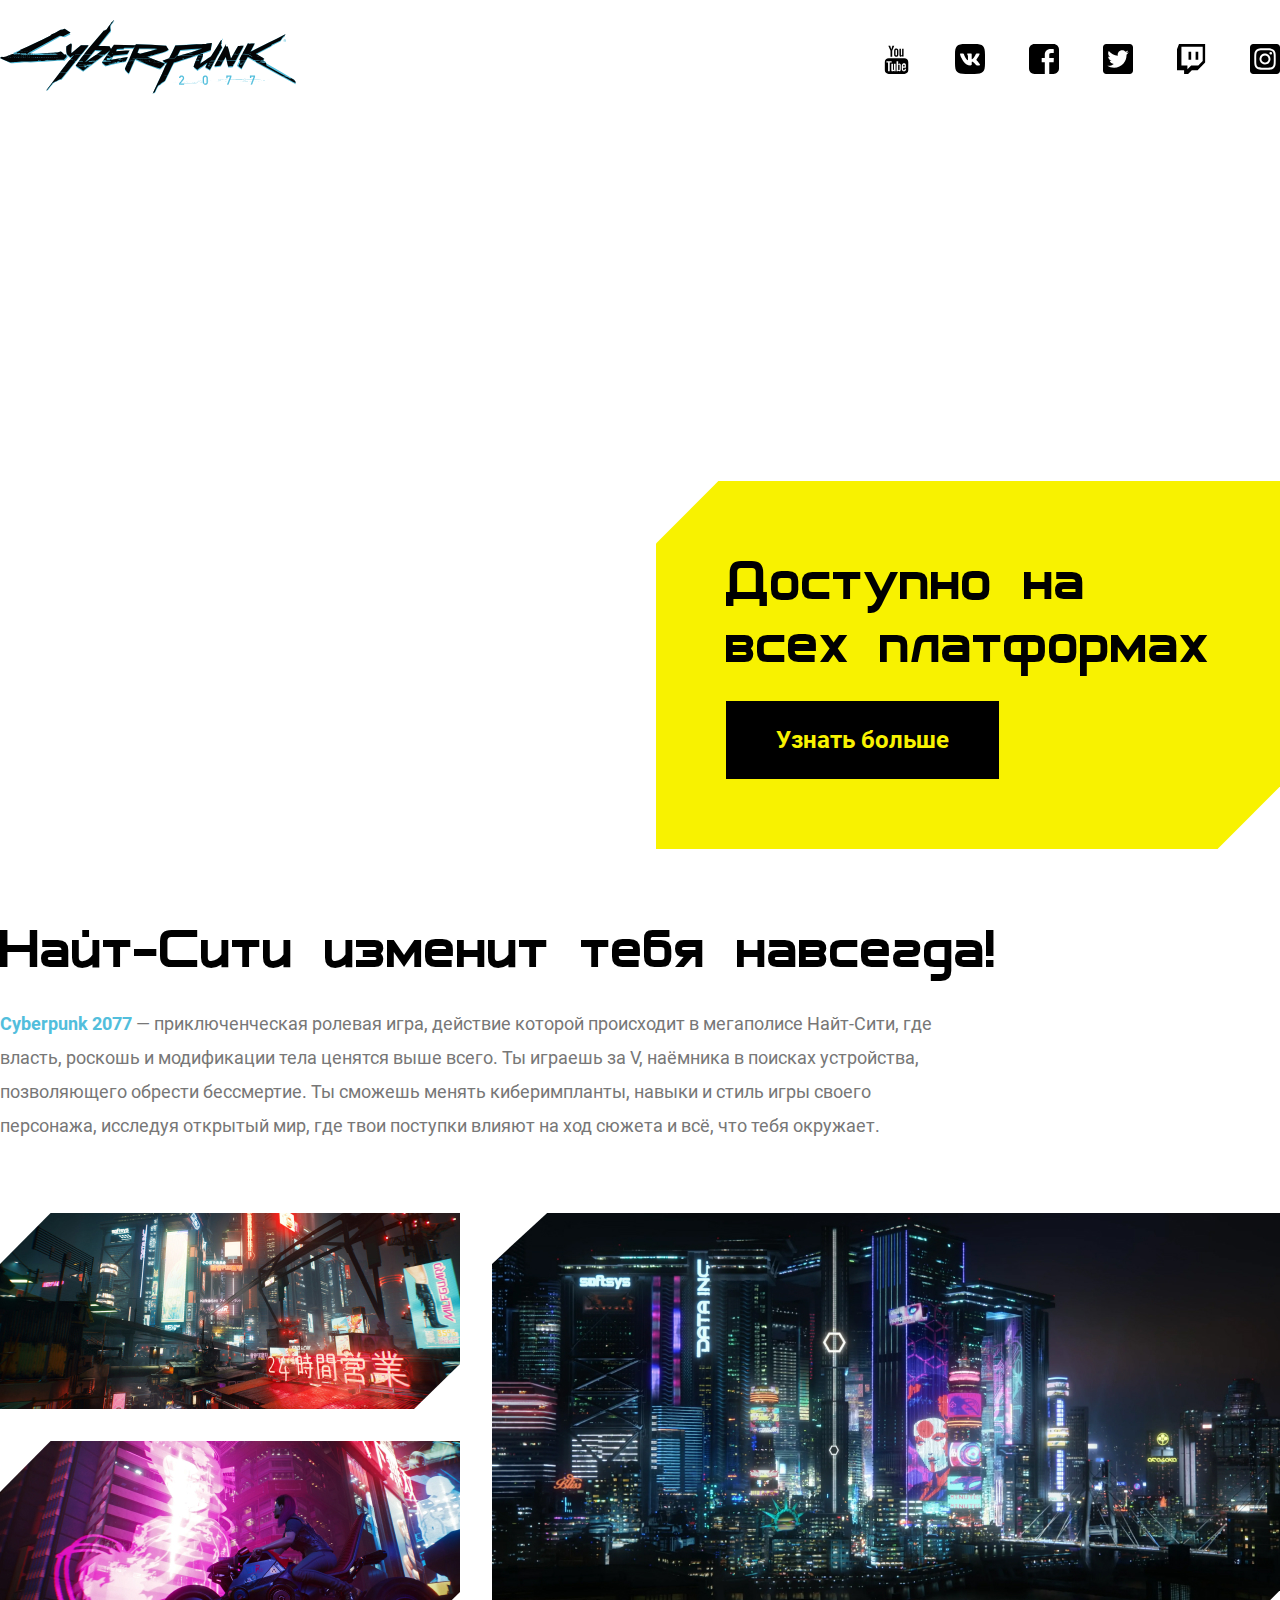
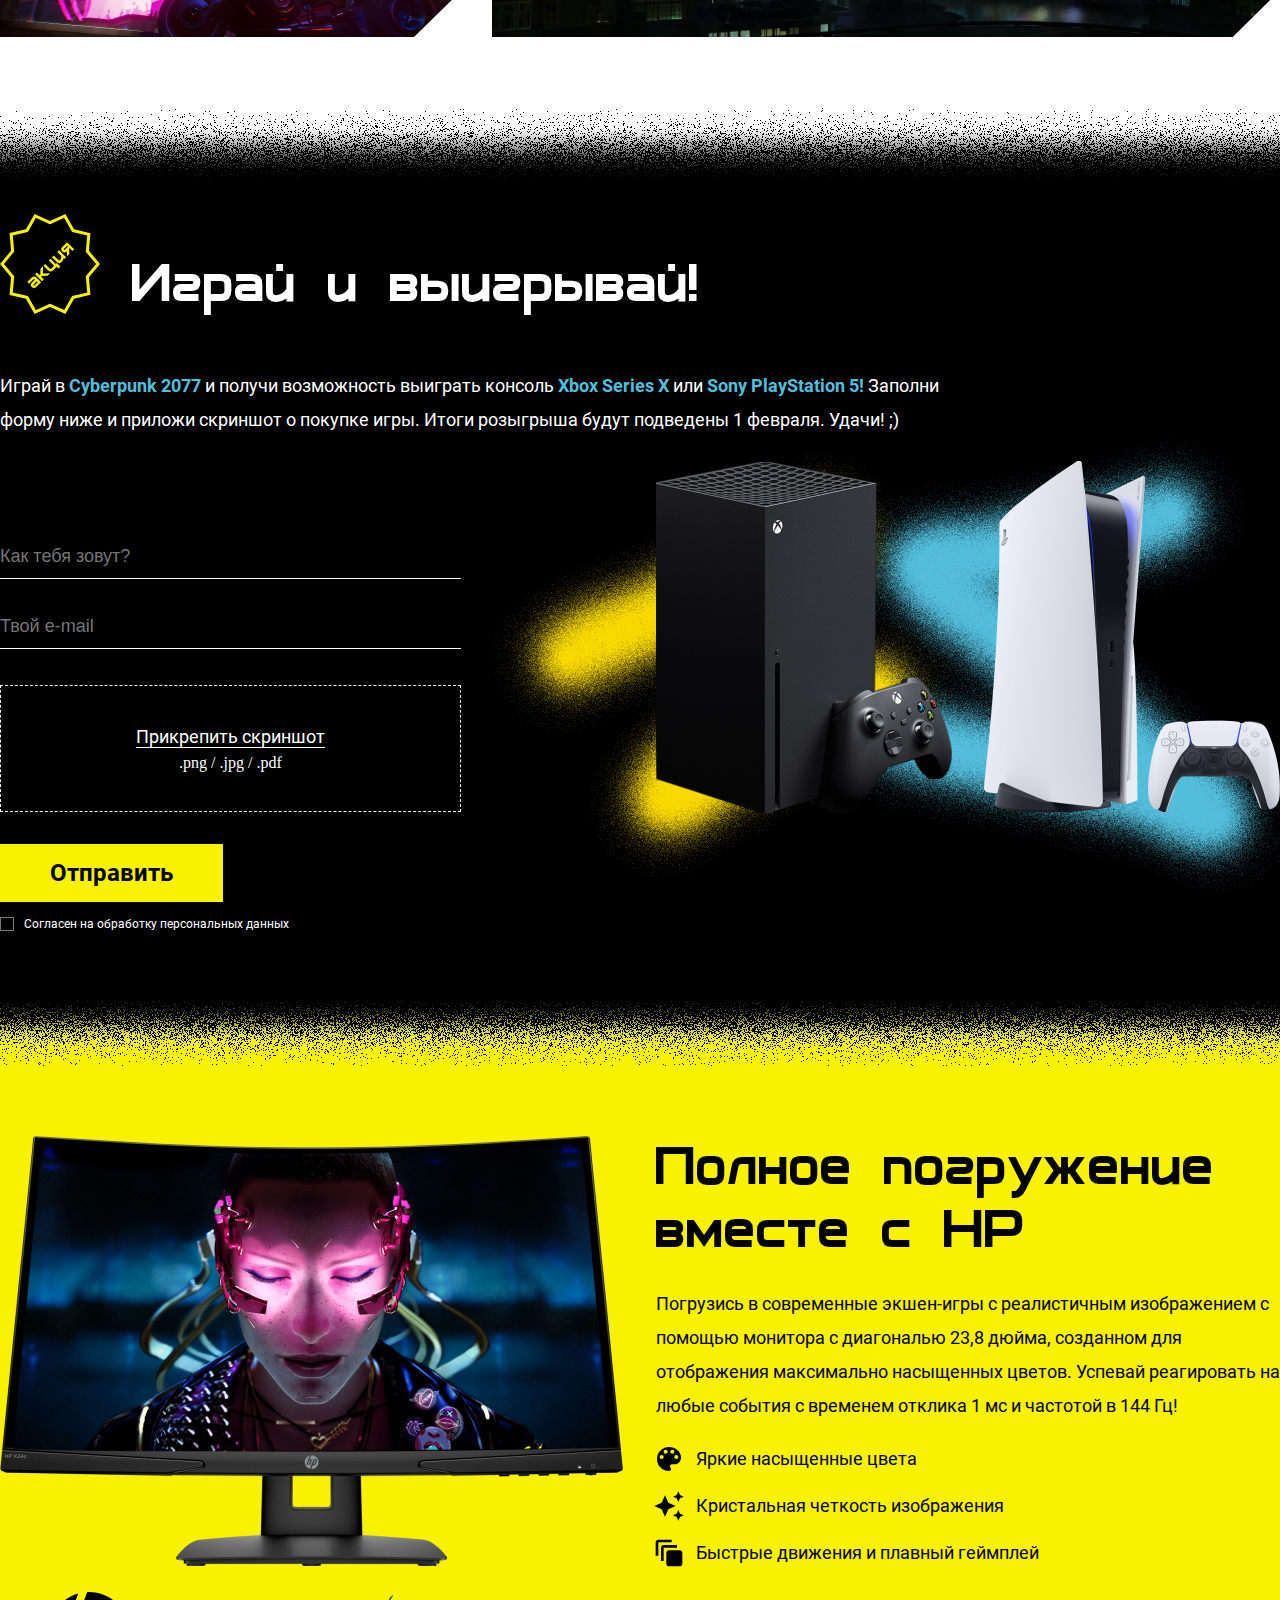
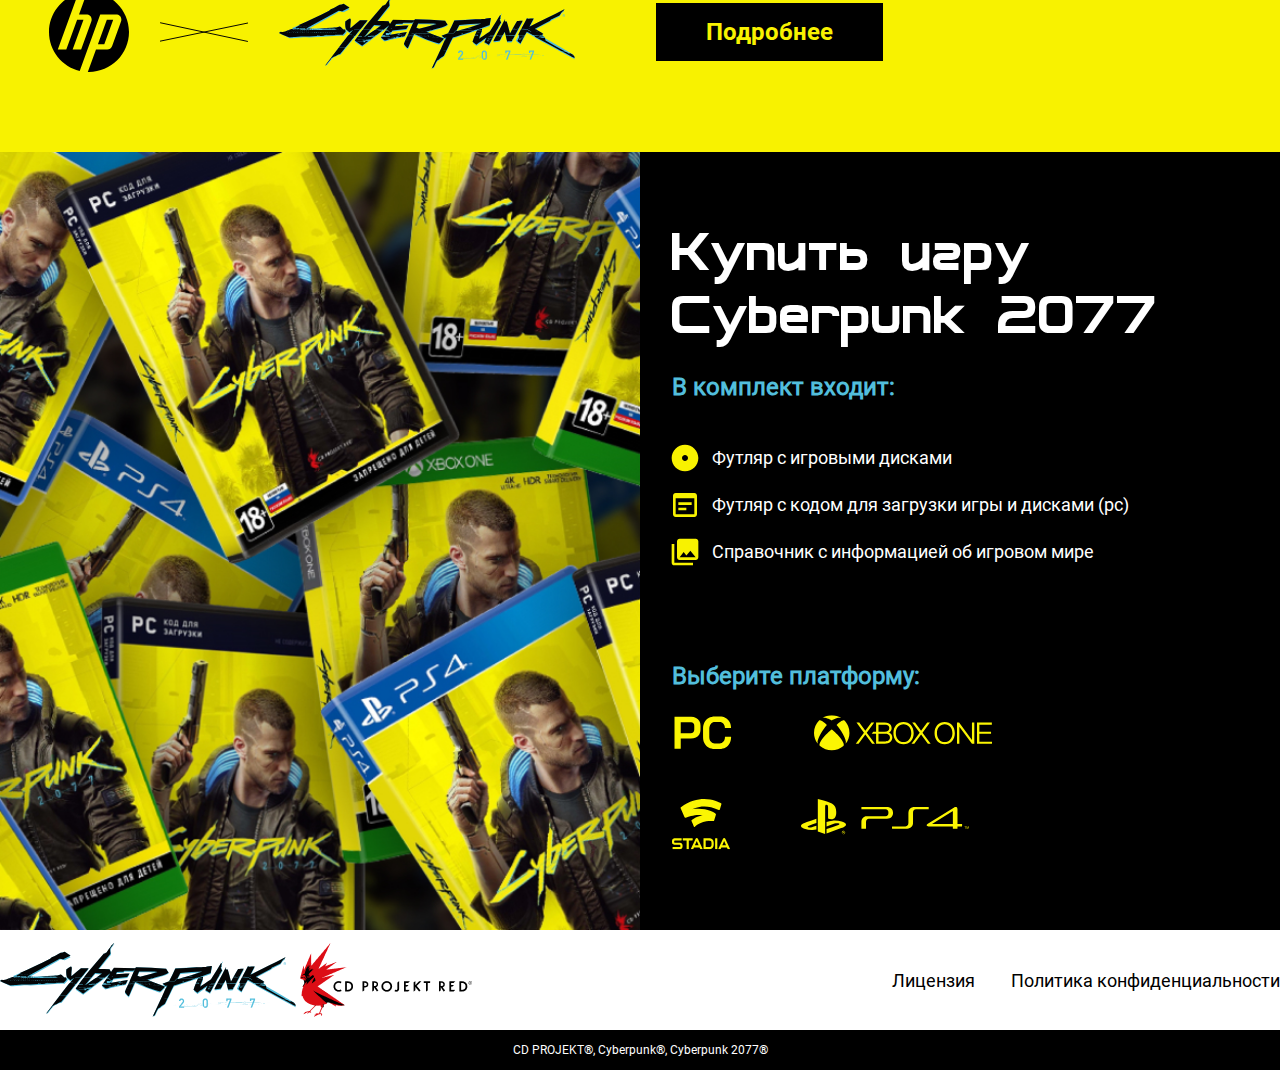
<file: index.html>
<!DOCTYPE html>
<html lang="ru">
<head>
    <meta charset="UTF-8">
    <meta name="viewport" content="width=device-width, initial-scale=1.0">
    <meta http-equiv="X-UA-Compatible" content="ie=edge">
    <title>Cyberpunk 2077</title>
    <link rel="stylesheet" href="css/reset.css">
    <link rel="stylesheet" href="css/style.min.css">
    <link rel="stylesheet" href="css/fons.css">
</head>
<body>
    <header class="header">
        <div class="conteiner">
            <div class="header_conteiner">
                <div class="header_logo">
                    <a href="/" class="header_logo_link">
                        <img src="img/logo/Cyberpunk_2077_logo.svg" alt="Cyberpunk" class="header_logo_main">
                    </a>
                    <a href="/" class="header_logo_link">
                        <img src="img/logo/Cyberpunk_2077_logo_mobile.svg" alt="Cyberpunk" class="header_logo_mobile">
                    </a>
                </div>

                <div class="header_social">
                    <a href="/" class="header_social_item">
                        <img src="icons/social/youtube.svg" alt="" class="header_social_main">
                    </a>
                    <a href="/" class="header_social_item">
                        <img src="icons/social/vk.svg" alt="" class="header_social_main">
                    </a>
                    <a href="/" class="header_social_item">
                        <img src="icons/social/facebook.svg" alt="" class="header_social_main">
                    </a>
                    <a href="/" class="header_social_item">
                        <img src="icons/social/twitter.svg" alt="" class="header_social_main">
                    </a>
                    <a href="/" class="header_social_item">
                        <img src="icons/social/twitch.svg" alt="" class="header_social_main">
                    </a>
                    <a href="/" class="header_social_item">
                        <img src="icons/social/instagram.svg" alt="" class="header_social_main">
                    </a>
                </div>

                <div class="header_mobile">
                    <a href="/" class="header_mobile_item">
                        <img src="icons/mobile/youtube-mobile.svg" alt="youtube" class="header_mobile_social">
                    </a>
                    <a href="/" class="header_mobile_item">
                        <img src="icons/mobile/vk-mobile.svg" alt="vk" class="header_mobile_social">
                    </a>
                    <a href="/" class="header_mobile_item">
                        <img src="icons/mobile/facebook-mobile.svg" alt="facebook" class="header_mobile_social">
                    </a>
                    <a href="/" class="header_mobile_item">
                        <img src="icons/mobile/twitter-mobile.svg" alt="twitter" class="header_mobile_social">
                    </a>
                    <a href="/" class="header_mobile_item">
                        <img src="icons/mobile/twitch-mobile.svg" alt="twitch" class="header_mobile_social">
                    </a>
                    <a href="/" class="header_mobile_item">
                        <img src="icons/mobile/instagram-mobile.svg" alt="instagram" class="header_mobile_social">
                    </a>
                </div>
            </div>
        </div>
    </header>

    <main class="main">
        <section class="promo">
            <div class="promo_carousel">
                <img src="img/bg/bg_1.jpg" alt="Cyberpunk-main" class="promo_main">
                <img src="img/bg/bg_2.jpg" alt="Cyberpunk-main" class="promo_main">
                <img src="img/bg/bg_3.jpg" alt="Cyberpunk-main" class="promo_main">
            </div>
            <div class="promo_carousel">
                <img src="img/bg/bg_1_tablet.png" alt="Cyberpunk-main" class="promo_tablet">
                <img src="img/bg/bg_2_tablet.png" alt="Cyberpunk-main" class="promo_tablet">
                <img src="img/bg/bg_3_tablet.png" alt="Cyberpunk-main" class="promo_tablet">
            </div>
            <div class="promo_carousel">
                <img src="img/bg/bg_1_mobile.jpg" alt="Cyberpunk-main" class="promo_mobile">
                <img src="img/bg/bg_2_mobile.jpg" alt="Cyberpunk-main" class="promo_mobile">
                <img src="img/bg/bg_3_mobile.jpg" alt="Cyberpunk-main" class="promo_mobile">
            </div>
            <div class="conteiner">
                <div class="promo_conteiner">
                    <div class="promo_block">
                        <h2 class="promo_header">Доступно на всех платформах</h2>
                        <button class="promo_btn">Узнать больше</button>
                    </div>
                </div>
            </div>
        </section>
    </main>

    <section class="night">
        <div class="conteiner">
            <div class="night_conteiner">
                <div class="night_title">Найт-Сити изменит тебя навсегда!</div>
                <div class="night_subtitle"><span>Cyberpunk 2077</span> — приключенческая ролевая игра, действие которой происходит в мегаполисе Найт-Сити, где власть, роскошь и модификации тела ценятся выше всего. Ты играешь за V, наёмника в поисках устройства, позволяющего обрести бессмертие. Ты сможешь менять киберимпланты, навыки и стиль игры своего персонажа, исследуя открытый мир, где твои поступки влияют на ход сюжета и всё, что тебя окружает.</div>
            </div>
            <div class="night_content">
                <div class="night_images">
                    <div class="night_images_left">
                            <div class="night_images_left_1">
                                <img src="img/intro/intro_1.jpg" alt="intro" class="night_images_left_main">
                                <img src="img/intro/intro_mobile_1.jpg" width="303" alt="intro_mobile" class="night_images_left_mobile">
                            </div>
                            <div class="night_images_left_1">
                                <img src="img/intro/intro_2.jpg" alt="intro" class="night_images_left_main">
                                <img src="img/intro/intro_mobile_2.jpg" width="303" alt="intro_mobile" class="night_images_left_mobile">
                            </div>
                    </div>
    
                    <div class="night_images_right">
                        <div class="night_images_right_big">
                            <div class="night_images_right_big_1">
                                <img src="img/intro/intro_3.jpg" alt="intro" class="night_images_right_big_main">
                                <img src="img/intro/intro_tablet_3.jpg" alt="intro_tablet" class="night_images_right_big_tablet">
                                <img src="img/intro/intro_mobile_3.jpg" width="303" alt="intro_mobile" class="night_images_right_big_mobile">
                            </div>
                        </div>
                    </div>
            </div>
            </div>
        </div>
    </section>

    <section class="game">
            <div class="conteiner">
                <div class="game_conteiner">
                    <div class="game_sale">
                        <img src="icons/svg/sale.svg" alt="sale" class="game_sale_logo">
                        <div class="game_title">Играй и выигрывай!</div>
                    </div>
    
                    <div class="game_subtitle">Играй в <span>Cyberpunk 2077</span> и получи возможность выиграть консоль <span>Xbox Series X</span> или <span>Sony PlayStation 5!</span> Заполни форму ниже и приложи скриншот о покупке игры. Итоги розыгрыша будут подведены 1 февраля. Удачи! ;)</div>
    
                    <div class="game_content">
                        <form action="#" class="game_form">
                            <input type="text" name="name" class="game_form_input" placeholder="Как тебя зовут?">
                            <input type="email" name="email" class="game_form_input" placeholder="Твой e-mail">
    
                            <label class="game_label">
                                <input type="file"class="game_label_file">
                                <span class="game_label_text">
                                    Прикрепить скриншот
                                </span>
                                <span class="game_lable_images">
                                    .png / .jpg / .pdf
                                </span>
                            </label>
    
                            <button class="game_btn">Отправить</button>
    
                            <label class="game_checkbox">
                                <input type="checkbox" class="game_checkbox_input game_checkbox_active">
                                <span class="game_checkbox_text">
                                    Согласен на обработку персональных данных
                                </span>
                            </label>
                        </form>
                        <picture class="game_images">
                            <img src="img/xbox-ps5.png" alt aria-hidden="true" class="game_main">
                            <img src="img/xbox-ps5_tablet.png" alt aria-hidden="true" class="game_tablet">
                            <img src="img/xbox-ps5_mobile.png" alt aria-hidden="true" class="game_mobile">
                        </picture>
                    </div>
                </div>
            </div>
    </section>

    <section class="hp">
        <div class="conteiner">
            <div class="hp_conteiner">
                <div class="hp_content">
                    <div class="hp_images">
                        <img src="img/hp.png" alt="" class="hp_images_monitor">
                        <div class="hp_logos">
                            <a href="" class="hp_logo hp_mobile">
                                <img src="img/logo/hp_logo.svg" alt="" class="hp_mobile_hp">
                            </a>
                            <span class="hp_separator"></span>
                            <a href="" class="hp_logo hp_mobile">
                                <img src="img/logo/Cyberpunk_2077_logo.svg" alt="" class="hp_mobile_logo">
                            </a>
                        </div>
                    </div>
    
                    <div class="hp_text">
                        <div class="hp_title">Полное погружение вместе с HP</div>
                        <div class="hp_subtitle">Погрузись в современные экшен-игры с реалистичным изображением с помощью монитора с диагональю 23,8 дюйма, созданном для отображения максимально насыщенных цветов. Успевай реагировать на любые события с временем отклика 1 мс и частотой в 144 Гц!</div>
    
                        <ul class="hp_list">
                            <li>
                                Яркие насыщенные цвета
                            </li>
                            <li>
                                Кристальная четкость изображения
                            </li>
                            <li>
                                Быстрые движения и плавный геймплей
                            </li>
                        </ul>
                        <button class="hp_btn">Подробнее</button>
                    </div>
                </div>
            </div>
        </div>
    </section>

    <section class="buy">
        <picture>
            <img src="img/bg/buy_bg.jpg" alt="buy" class="buy_images">
        </picture>
        <div class="conteiner buy_conteiner">
            <div class="buy_content">
                <div class="buy_title">Купить игру Cyberpunk 2077</div>
                <div class="buy_subtitle">В комплект входит:</div>

                <ul class="buy_list">
                    <li>Футляр с игровыми дисками</li>
                    <li>Футляр с кодом для загрузки игры и дисками (pc)</li>
                    <li>Справочник с информацией об игровом мире</li>
                </ul>

                <div class="buy_subtitle buy_padding">Выберите платформу:</div>

                <div class="buy_platform">
                    <a href="" class="buy_platform_pc">
                        <img src="icons/platform/pc.svg" alt="">
                    </a>
                    <a href="" class="buy_platform_xbox">
                        <img src="icons/platform/xbox.svg" alt="">
                    </a>
                </div>
                <div class="buy_platform">
                    <a href="" class="buy_platform_stadia">
                        <img src="icons/platform/stadia.svg" alt="">
                    </a>
                    <a href="" class="buy_platform_ps">
                        <img src="icons/platform/ps.svg" alt="">
                    </a>
                </div>
            </div>
        </div>
    </section>

    <footer>
        <div class="conteiner">
            <div class="footer_conteiner">
                <div class="footer_logo">
                    <a href="/" class="footer_logo_images">
                        <img src="img/logo/Cyberpunk_2077_logo.svg" alt="Cyberpunk" class="footer_logo_images_1">
                    </a>
                    <a href="/" class="footer_logo_images">
                        <img src="img/logo/Cyberpunk_2077_logo_mobile.svg" alt="Cyberpunk mobile" class="footer_logo_images_mobile">
                    </a>
                    <a href="/" class="footer_logo_images">
                        <img src="img/logo/CD_Projekt_logo.png" alt="Projekt logo"
                        class="footer_logo_images_2">
                    </a>
                    <a href="/" class="footer_logo_images">
                        <img src="img/logo/CD_Projekt_logo_mobile.png" alt="Projekt logo"
                        class="footer_logo_images_mobile">
                    </a>
                </div>
                <div class="footer_text">
                    <a href="/" class="footer_text_license">
                        Лицензия
                    </a>
                    <a href="/" class="footer_text_privacy">
                        Политика конфиденциальности
                    </a>
                </div>
            </div>
            <div class="footer_mobile">
                <a href="/" class="footer_mobile_license">
                    Лицензия
                </a>
                <a href="/" class="footer_mobile_privacy">
                    Политика конфиденциальности
                </a>
            </div>
            <div class="footer_finish">
                <div class="footer_finish_text">
                    CD PROJEKT®, Cyberpunk®, Cyberpunk 2077®
                </div>
            </div>
        </div>
    </footer>
</body>
</html>
</file>
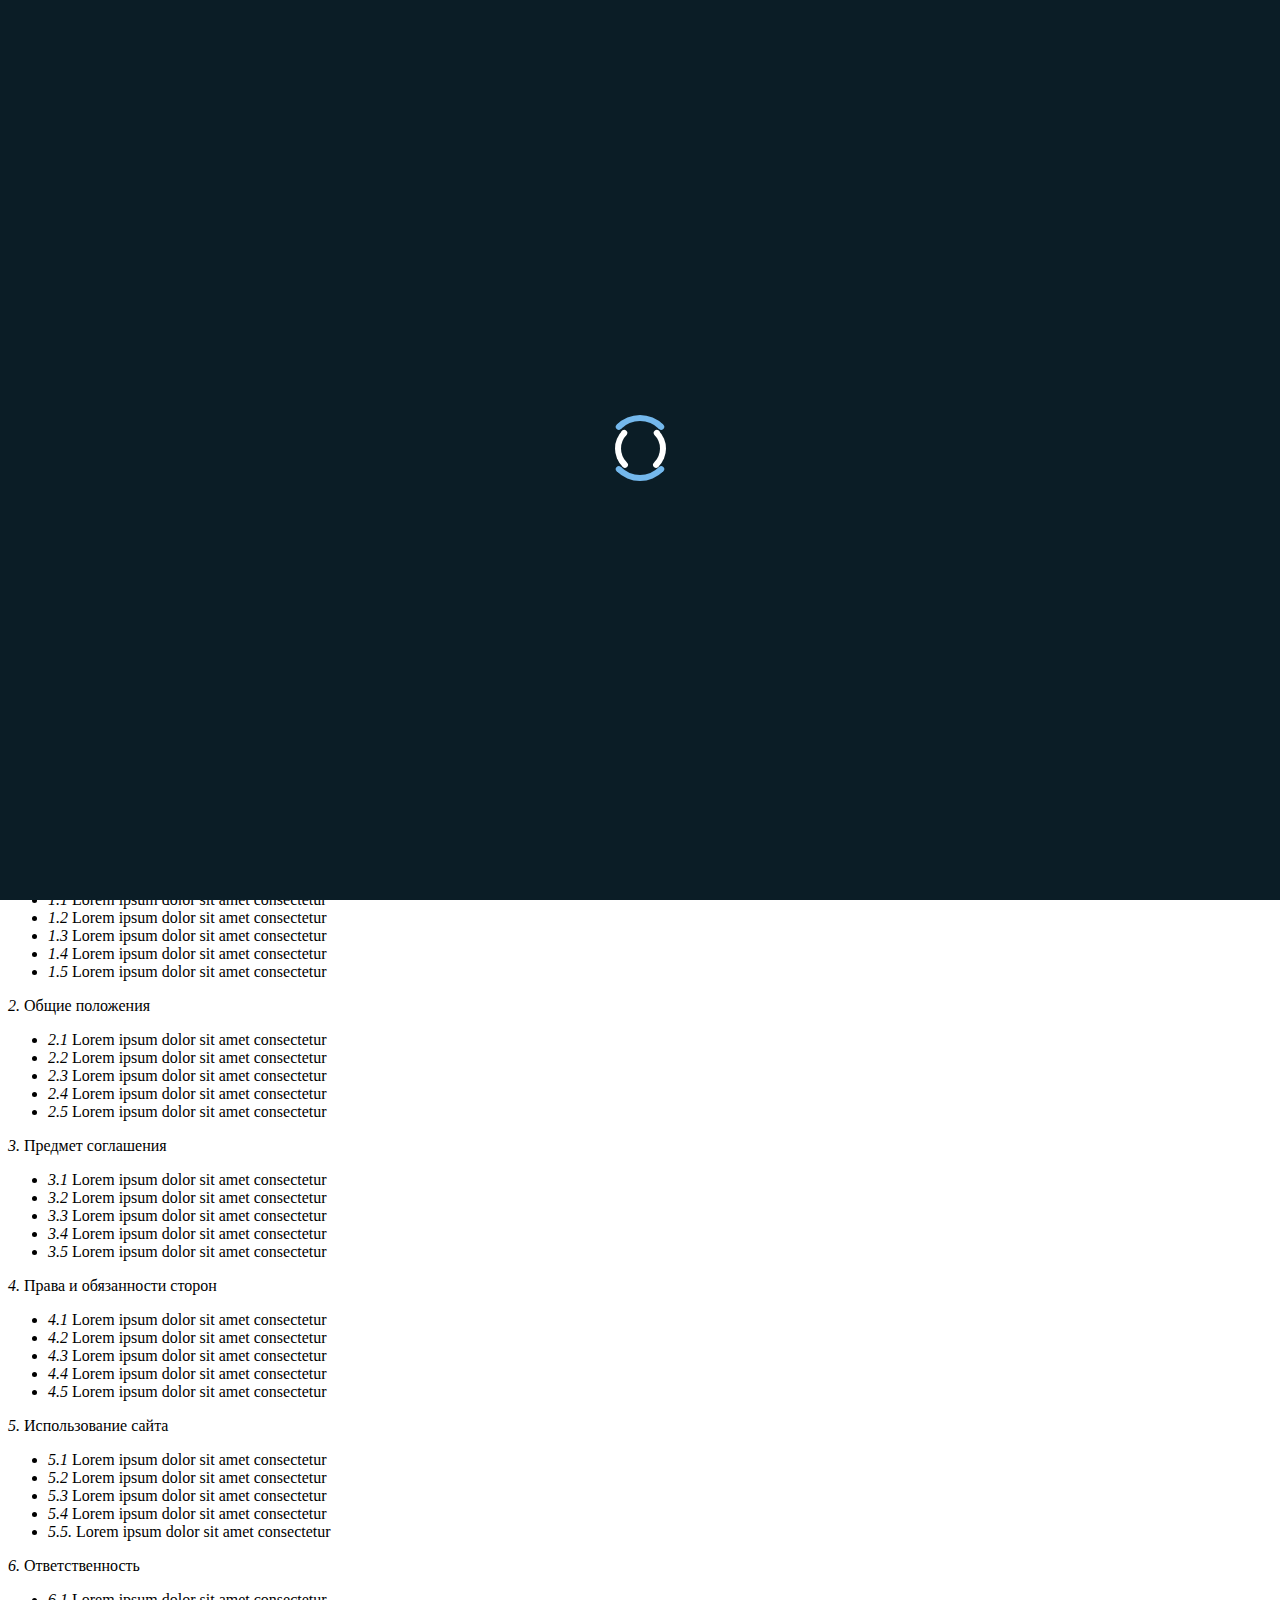
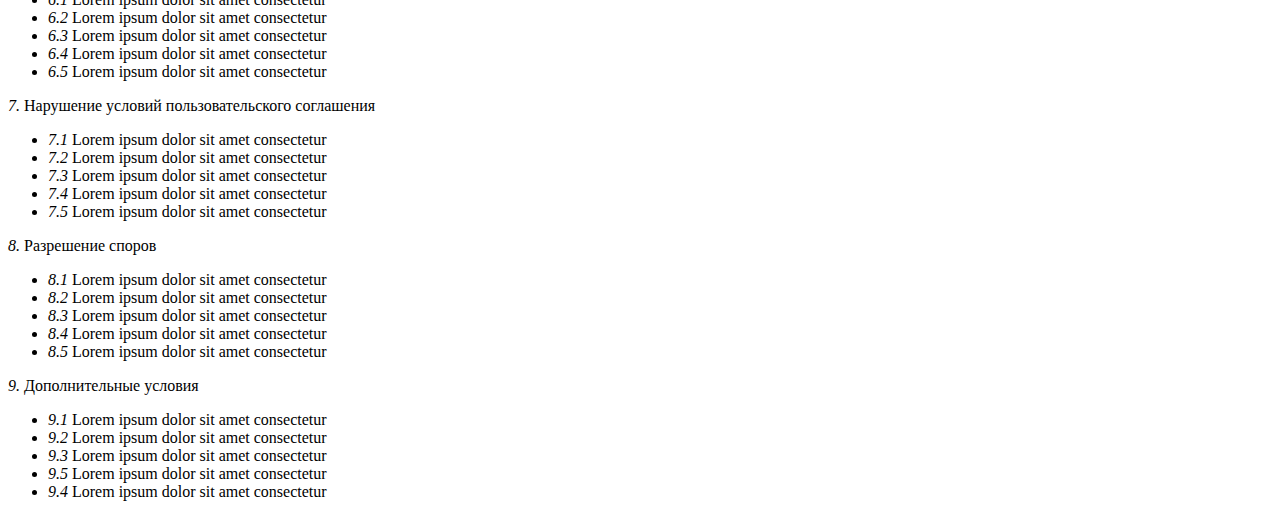
<file: agreement/agreement.html>
<!DOCTYPE html>
<html lang="ru">
<head>
    <meta charset="UTF-8">
    <meta name="viewport" content="width=device-width, initial-scale=1.0">
    <meta http-equiv="X-UA-Compatible" content="ie=edge">
    <title>metalloobrabotka-new</title>

    <!-- favicon Стили Начало -->
    <link rel="apple-touch-icon" sizes="180x180" href="/icons/favicon//apple-touch-icon.png">
    <link rel="icon" type="image/png" sizes="32x32" href="/icons/favicon//favicon-32x32.png">
    <link rel="icon" type="image/png" sizes="16x16" href="/icons/favicon//favicon-16x16.png">
    <link rel="manifest" href="/icons/favicon//site.webmanifest">
    <link rel="mask-icon" href="/icons/favicon//safari-pinned-tab.svg" color="#0b1d26">
    <meta name="msapplication-TileColor" content="#0b1d26">
    <meta name="theme-color" content="#ffffff">
    <!-- favicon Стили Конец -->

    <!-- CSS Стили Начало -->
    <link rel="stylesheet" href="/css/preloader.css">
    <link rel="stylesheet" href="/css/form-processing.css">
    <link rel="stylesheet" href="/css/fons.css">
    <link rel="stylesheet" href="/css/style.min.css">
    <!-- CSS Стили Конец -->

</head>
<body>
<!-- preloader Начало -->
    <div id="preloader" class="preloader">
        <div class="preloader__loader">
            <div class='demoPreloaderDoubleRing'>
                <div class='demoPreloaderDoubleRing__inner'>
                    <div></div>
                    <div></div>
                    <div>
                        <div></div>
                    </div>
                    <div>
                        <div></div>
                    </div>
                </div>
            </div>
        </div>
    </div>
<!-- preloader Конец -->

<div class="wrapper">
    <!-- navbar Начало -->
    <nav id="navbar" class="navbar">
        <div class="conteiner">
            <div class="navbar__conteiner">
                <a href="/index.html#navbar" class="navbar__logo"><img src="/icons/logo/logo.svg" width="62" height="67" alt="logo"></a>

                <ul class="navbar__menu">
                    <li class="navbar__item">
                        <a href="/index.html#navbar" class="navbar__link">Главный</a>
                    </li>
                    <li class="navbar__item">
                        <a href="/index.html#info" class="navbar__link">Почему мы</a>
                    </li>
                    <li class="navbar__item">
                        <a href="/index.html#contcats" class="navbar__link">Контакты</a>
                    </li>
                    <li class="navbar__item">
                        <a href="/index.html#gallery" class="navbar__link">Наши работы</a>
                    </li>
                </ul>

                
                <a id="mybtn" class="navbar__callback">Заказать звонок</a>
                
                

                <div id="mymodal" class="navbar__modal">
                    <div class="navbar__modal__content">
                        <div>
                            <a class="navbar__modal__close">&times;</a>
                            <h2 class="navbar__modal__title">Заказать звонок</h2>
                            <p class="navbar__modal__subtitle">Оставьте Ваши данные и мы перезвоним!</p>
                        </div>
                        <div class="form-container">
                            <form id="form-1" action="/feedback/examples/form-processing-1.php" enctype="multipart/form-data" novalidate>

                                <!-- Имя пользователя -->
                                <div class="form-group">
                                    <input
                                        id="form-1-name"
                                        type="text"
                                        name="name"
                                        class="form-control"
                                        value=""
                                        minlength="2"
                                        maxlength="30"
                                        placeholder="Введите свое имя"
                                        required="required"
                                        autocomplete="off"
                                    >
                                    <label for="form-1-name" class="control-label">Ваше имя</label>
                                    <div class="invalid-feedback"></div>
                                </div>

                                <!-- Телефон пользователя -->
                                <div class="form-group">
                                    <input
                                        id="form-1-phone"
                                        type="text"
                                        name="phone"
                                        class="form-control"
                                        placeholder="+7(___) ___-__-__"
                                        required="required"
                                        autocomplete="off"
                                    >
                                    <label for="form-1-phone" class="control-label">Ваш телефон</label>
                                    <div class="invalid-feedback"></div>
                                </div>

                                <!-- Email пользователя -->
                                <div class="form-group">
                                    <input
                                        id="form-1-email"
                                        type="email"
                                        name="email"
                                        class="form-control"
                                        value=""
                                        placeholder="Введите свой E-mail"
                                        required="required"
                                        autocomplete="off"
                                    >
                                    <label for="form-1-email" class="control-label">Ваш E-mail</label>
                                    <div class="invalid-feedback"></div>
                                </div>
                        
                                <!-- Пользовательское солашение -->
                                <div class="form-group form-agree form-check">
                                    <input
                                        class="form-check-input"
                                        type="checkbox"
                                        name="agree"
                                        id="form-1-agree"
                                        value="true"
                                        required
                                    >
                                    <label class="form-check-label" for="form-1-agree">
                                        <span>
                                            Нажимая кнопку, я принимаю условия <a href="#">Пользовательского соглашения</a>
                                            и даю своё согласие на обработку моих персональных данных
                                        </span>
                                    </label>
                                    <div class="invalid-feedback"></div>
                                </div>

                                <!-- Сообщение об ошибке -->
                                <div class="form-error form-error_hide">Исправьте данные и отправьте форму ещё раз.</div>
                                
                                <!-- Кнопка для отправки формы на сервер -->
                                    <div class="form-submit">
                                    <button type="submit">Отправить сообщение</button>
                                </div>
                        
                            </form>

                            <!-- Сообщение об успешной отправки формы -->
                            <div class="form-success form-success_hide">
                                <div class="form-success__message">Ваше сообщение отправлено, спасибо! <span>В ближайшее время мы с вами свяжемся для уточнения деталей заказа.</span>
                                <button type="button" class="form-success__btn">Закрыть</button>
                                </div>
                            </div>
                        </div>
                    </div>
                </div>

                <div class="hamburger">
                    <svg class="ham hamRotate ham4" viewBox="0 0 100 100" width="70" onclick="this.classList.toggle('active')">
                        <path
                                class="line top"
                                d="m 70,33 h -40 c 0,0 -8.5,-0.149796 -8.5,8.5 0,8.649796 8.5,8.5 8.5,8.5 h 20 v -20" />
                        <path
                                class="line middle"
                                d="m 70,50 h -40" />
                        <path
                                class="line bottom"
                                d="m 30,67 h 40 c 0,0 8.5,0.149796 8.5,-8.5 0,-8.649796 -8.5,-8.5 -8.5,-8.5 h -20 v 20" />
                        </svg>
                </div>

            </div>
            <div class="navbar__text">
                <div class="navbar__text__conteiner">
                    <div class="navbar__text__content">
                        <div class="navbar__text__content__title">Пользовательское</div>
                        <div class="navbar__text__content__subtitle">соглашение</div>
                    </div>
                </div>
            </div>
        </div>
    </nav>
    <!-- navbar Конец -->

    <!-- main Начало -->
    <main id="main" class="main">
        <div class="main__body">                
            <div class="main__img">
                <div class="main__item">
                    <div class="main__clouds"></div>
                </div>
            </div>
        </div>
    </main>
    <!-- main Конец -->

    <!-- agreement Начало -->
    <section class="agreement">
        <div class="conteiner">
            <div class="agreement__conteiner">
                <div class="agreement__title">Пользовательское соглашение</div>
                <div class="agreement__block">
                    <div class="agreement__subtitle"><i class="agreement__subtitle__color">1.</i> Термины и определения, используемые в настоящем соглашении</div>
                    <ul class="agreement__list">
                        <li class="agreement__link">
                            <i class="agreement__link__color">1.1</i> Lorem ipsum dolor sit amet consectetur
                        </li>
                        <li class="agreement__link">
                            <i class="agreement__link__color">1.2</i> Lorem ipsum dolor sit amet consectetur
                        </li>
                        <li class="agreement__link">
                            <i class="agreement__link__color">1.3</i> Lorem ipsum dolor sit amet consectetur
                        </li>
                        <li class="agreement__link">
                            <i class="agreement__link__color">1.4</i> Lorem ipsum dolor sit amet consectetur
                        </li>
                        <li class="agreement__link">
                            <i class="agreement__link__color">1.5</i> Lorem ipsum dolor sit amet consectetur
                        </li>
                    </ul>
                </div>

                <div class="agreement__block">
                    <div class="agreement__subtitle"><i class="agreement__subtitle__color">2.</i> Общие положения</div>
                    <ul class="agreement__list">
                        <li class="agreement__link">
                            <i class="agreement__link__color">2.1</i> Lorem ipsum dolor sit amet consectetur
                        </li>
                        <li class="agreement__link">
                            <i class="agreement__link__color">2.2</i> Lorem ipsum dolor sit amet consectetur
                        </li>
                        <li class="agreement__link">
                            <i class="agreement__link__color">2.3</i> Lorem ipsum dolor sit amet consectetur
                        </li>
                        <li class="agreement__link">
                            <i class="agreement__link__color">2.4</i> Lorem ipsum dolor sit amet consectetur
                        </li>
                        <li class="agreement__link">
                            <i class="agreement__link__color">2.5</i> Lorem ipsum dolor sit amet consectetur
                        </li>
                    </ul>
                </div>

                <div class="agreement__block">
                    <div class="agreement__subtitle"><i class="agreement__subtitle__color">3.</i> Предмет соглашения</div>
                    <ul class="agreement__list">
                        <li class="agreement__link">
                            <i class="agreement__link__color">3.1</i> Lorem ipsum dolor sit amet consectetur
                        </li>
                        <li class="agreement__link">
                            <i class="agreement__link__color">3.2</i> Lorem ipsum dolor sit amet consectetur
                        </li>
                        <li class="agreement__link">
                            <i class="agreement__link__color">3.3</i> Lorem ipsum dolor sit amet consectetur
                        </li>
                        <li class="agreement__link">
                            <i class="agreement__link__color">3.4</i> Lorem ipsum dolor sit amet consectetur
                        </li>
                        <li class="agreement__link">
                            <i class="agreement__link__color">3.5</i> Lorem ipsum dolor sit amet consectetur
                        </li>
                    </ul>
                </div>

                <div class="agreement__block">
                    <div class="agreement__subtitle"><i class="agreement__subtitle__color">4.</i> Права и обязанности сторон</div>
                    <ul class="agreement__list">
                        <li class="agreement__link">
                            <i class="agreement__link__color">4.1</i> Lorem ipsum dolor sit amet consectetur
                        </li>
                        <li class="agreement__link">
                            <i class="agreement__link__color">4.2</i> Lorem ipsum dolor sit amet consectetur
                        </li>
                        <li class="agreement__link">
                            <i class="agreement__link__color">4.3</i> Lorem ipsum dolor sit amet consectetur
                        </li>
                        <li class="agreement__link">
                            <i class="agreement__link__color">4.4</i> Lorem ipsum dolor sit amet consectetur
                        </li>
                        <li class="agreement__link">
                            <i class="agreement__link__color">4.5</i> Lorem ipsum dolor sit amet consectetur
                        </li>
                    </ul>
                </div>

                <div class="agreement__block">
                    <div class="agreement__subtitle"><i class="agreement__subtitle__color">5.</i> Использование сайта</div>
                    <ul class="agreement__list">
                        <li class="agreement__link">
                            <i class="agreement__link__color">5.1</i> Lorem ipsum dolor sit amet consectetur
                        </li>
                        <li class="agreement__link">
                            <i class="agreement__link__color">5.2</i> Lorem ipsum dolor sit amet consectetur
                        </li>
                        <li class="agreement__link">
                            <i class="agreement__link__color">5.3</i> Lorem ipsum dolor sit amet consectetur
                        </li>
                        <li class="agreement__link">
                            <i class="agreement__link__color">5.4</i> Lorem ipsum dolor sit amet consectetur
                        </li>
                        <li class="agreement__link">
                            <i class="agreement__link__color">5.5.</i> Lorem ipsum dolor sit amet consectetur
                        </li>
                    </ul>
                </div>

                <div class="agreement__block">
                    <div class="agreement__subtitle"><i class="agreement__subtitle__color">6.</i> Ответственность</div>
                    <ul class="agreement__list">
                        <li class="agreement__link">
                            <i class="agreement__link__color">6.1</i> Lorem ipsum dolor sit amet consectetur
                        </li>
                        <li class="agreement__link">
                            <i class="agreement__link__color">6.2</i> Lorem ipsum dolor sit amet consectetur
                        </li>
                        <li class="agreement__link">
                            <i class="agreement__link__color">6.3</i> Lorem ipsum dolor sit amet consectetur
                        </li>
                        <li class="agreement__link">
                            <i class="agreement__link__color">6.4</i> Lorem ipsum dolor sit amet consectetur
                        </li>
                        <li class="agreement__link">
                            <i class="agreement__link__color">6.5</i> Lorem ipsum dolor sit amet consectetur
                        </li>
                    </ul>
                </div>

                <div class="agreement__block">
                    <div class="agreement__subtitle"><i class="agreement__subtitle__color">7.</i> Нарушение условий пользовательского соглашения</div>
                    <ul class="agreement__list">
                        <li class="agreement__link">
                            <i class="agreement__link__color">7.1</i> Lorem ipsum dolor sit amet consectetur
                        </li>
                        <li class="agreement__link">
                            <i class="agreement__link__color">7.2</i> Lorem ipsum dolor sit amet consectetur
                        </li>
                        <li class="agreement__link">
                            <i class="agreement__link__color">7.3</i> Lorem ipsum dolor sit amet consectetur
                        </li>
                        <li class="agreement__link">
                            <i class="agreement__link__color">7.4</i> Lorem ipsum dolor sit amet consectetur
                        </li>
                        <li class="agreement__link">
                            <i class="agreement__link__color">7.5</i> Lorem ipsum dolor sit amet consectetur
                        </li>
                    </ul>
                </div>

                <div class="agreement__block">
                    <div class="agreement__subtitle"><i class="agreement__subtitle__color">8.</i> Разрешение споров</div>
                    <ul class="agreement__list">
                        <li class="agreement__link">
                            <i class="agreement__link__color">8.1</i> Lorem ipsum dolor sit amet consectetur
                        </li>
                        <li class="agreement__link">
                            <i class="agreement__link__color">8.2</i> Lorem ipsum dolor sit amet consectetur
                        </li>
                        <li class="agreement__link">
                            <i class="agreement__link__color">8.3</i> Lorem ipsum dolor sit amet consectetur
                        </li>
                        <li class="agreement__link">
                            <i class="agreement__link__color">8.4</i> Lorem ipsum dolor sit amet consectetur
                        </li>
                        <li class="agreement__link">
                            <i class="agreement__link__color">8.5</i> Lorem ipsum dolor sit amet consectetur
                        </li>
                    </ul>
                </div>

                <div class="agreement__block">
                    <div class="agreement__subtitle"><i class="agreement__subtitle__color">9.</i> Дополнительные условия</div>
                    <ul class="agreement__list">
                        <li class="agreement__link">
                            <i class="agreement__link__color">9.1</i> Lorem ipsum dolor sit amet consectetur
                        </li>
                        <li class="agreement__link">
                            <i class="agreement__link__color">9.2</i> Lorem ipsum dolor sit amet consectetur
                        </li>
                        <li class="agreement__link">
                            <i class="agreement__link__color">9.3</i> Lorem ipsum dolor sit amet consectetur
                        </li>
                        <li class="agreement__link">
                            <i class="agreement__link__color">9.5</i> Lorem ipsum dolor sit amet consectetur
                        </li>
                        <li class="agreement__link">
                            <i class="agreement__link__color">9.4</i> Lorem ipsum dolor sit amet consectetur
                        </li>
                    </ul>
                </div>
            </div>
        </div>
    </section>
    <!-- info Конец -->

    <!-- Footer Начало -->
    <footer class="footer">
        <div class="conteiner">
            <div class="footer__up">
                <div class="footer__conteiner">
                    <div class="footer__content">
                        <a href="/index.html" class="footer__content__logo">
                            <img src="/icons/logo/logo.svg" width="62" height="67" alt="logo">
                        </a>
                        <a href="/index.html" class="footer__content__title">
                            Токарно-фрезерная <br> обработка
                        </a>
                    </div>
                    <div class="footer__callback">
                        <a id="mybtn-1" class="footer__callback__btn">Заказать звонок</a>
                    </div>
                </div>

                <div class="footer__list">
                    <ul class="footer__list__menu">
                        <li class="footer__list__item">
                            <a href="/index.html" class="footer__list__link">Главный</a>
                        </li>
                        <li class="footer__list__item">
                            <a href="/index.html#info" class="footer__list__link">Почему мы</a>
                        </li>
                        <li class="footer__list__item">
                            <a href="/index.html#contcats" class="footer__list__link">Контакты</a>
                        </li>
                        <li class="footer__list__item">
                            <a href="/index.html#gallery" class="footer__list__link">Наши работы</a>
                        </li>
                    </ul>
                </div>

                <div class="footer__support">
                    <div class="footer__support__title">Поддержка:</div>
                    <a href="mailto:darkk2469@gmail.com" class="footer__support__text">support@gmail.com</a>
                </div>
            </div>

            <div class="footer__line"></div>

            <div class="footer__down">
                <a href="/index.html" class="footer__down__subtitle">© 2024 metalloobrabotka.net</a>
                <a href="politics.html" class="footer__down__subtitle">Политика конфиденциальности</a>
                <a href="agreement.html" class="footer__down__subtitle">Пользовательское соглашение</a>
            </div>
        </div>
    </footer>
    <!-- Footer Конец --> 
</div>
    <!-- jquery Начало -->
    <script src="//code.jquery.com/jquery-1.11.0.min.js"></script>
    <!-- jquery Конец-->

    <!-- JavaScript Начало -->
    <!-- Скрипт для preloadera Начало -->
    <script>
        setTimeout(function() {
            document.body.style.overflow = 'auto'; // Уберает scrolled
        }, 1000); // Анимация будет длиться 1 секунду

        window.onload = function() {
            let preloader = document.getElementById('preloader');
            preloader.classList.add('hide-preloader');
            setInterval(function() {
                preloader.classList.add('preloader-hidden');
            }, 1000); // Анимация будет длиться 1 секунду
        }
    </script>
    <!-- Скрипт для preloadera Конец -->
    
    <!-- JavaScript Основа Начало -->
    <script src="/feedback/js/form-processing.js"></script>
    <script src="/js/inputmask.min.js"></script>
    <script src="/js/agreement.js"></script>
    <!-- JavaScript Основа Конец -->

    <!-- JavaScript Конец -->
</body>
</html>
</file>
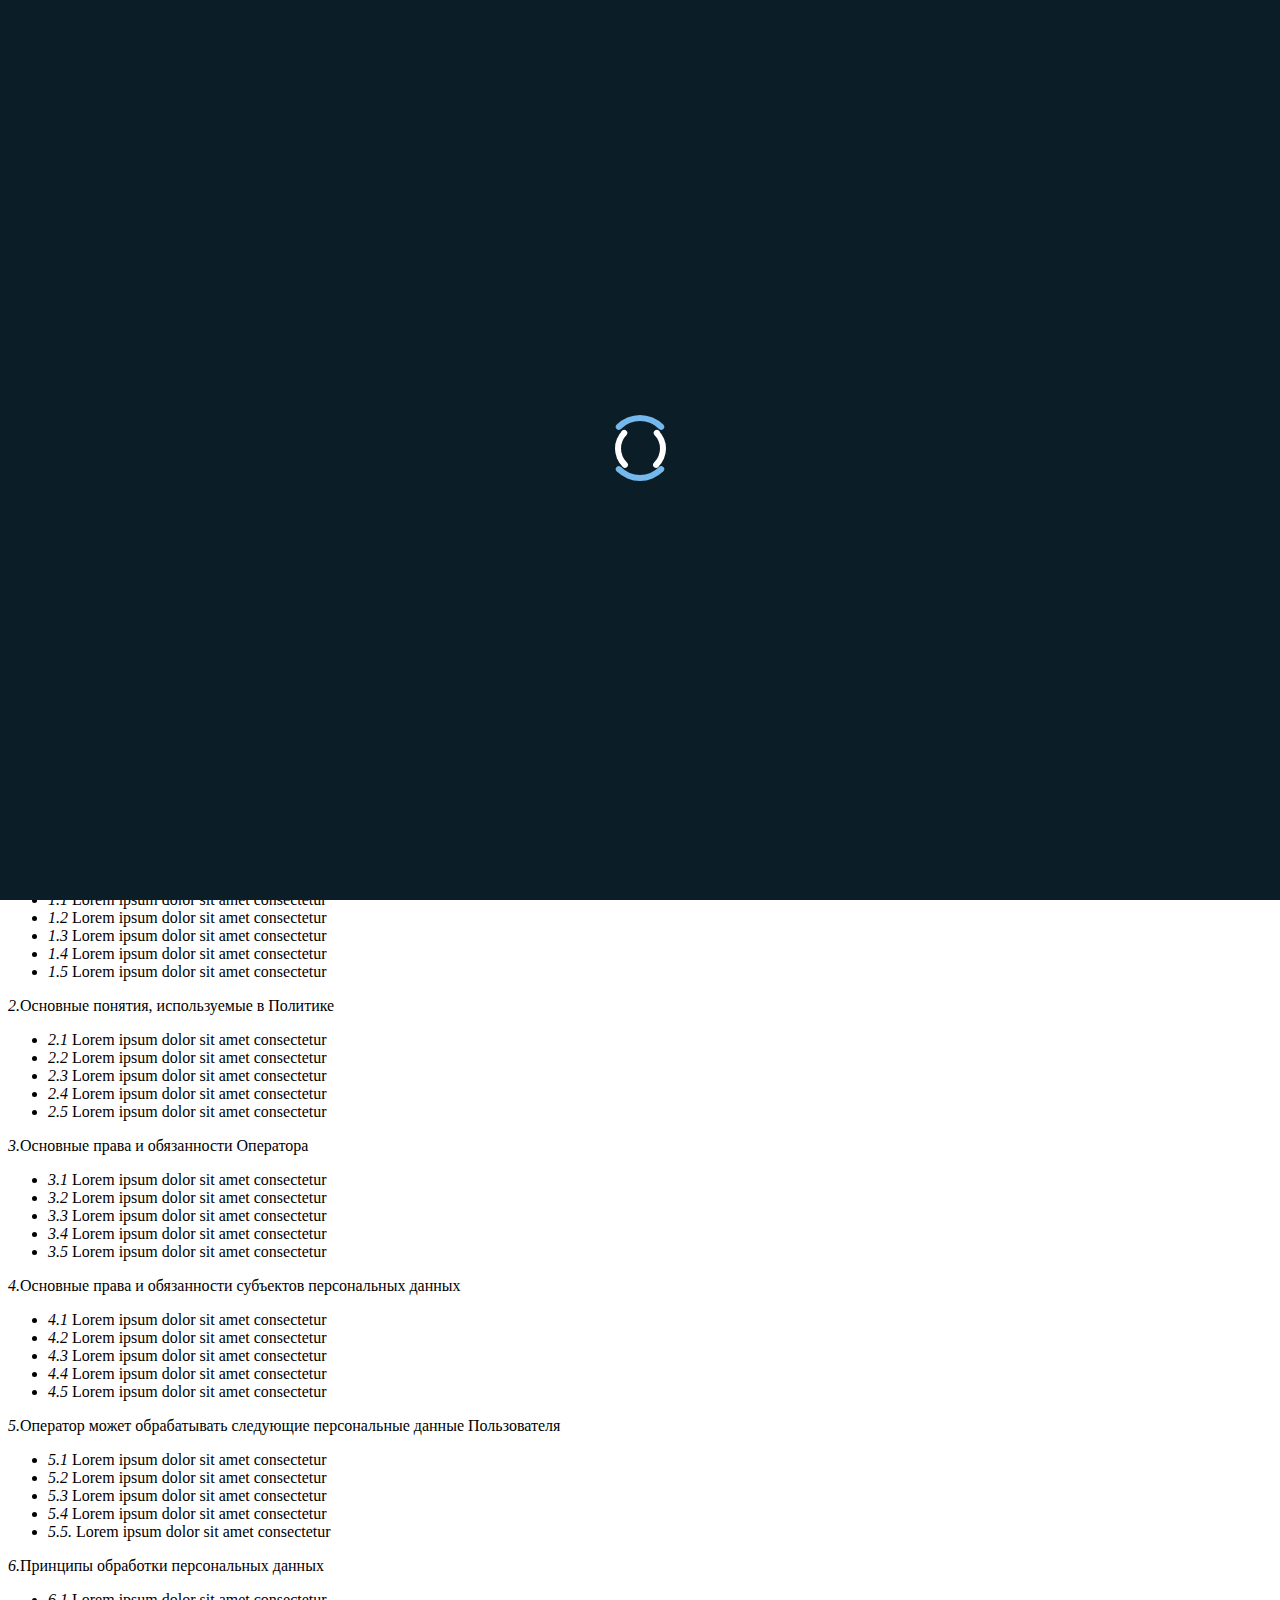
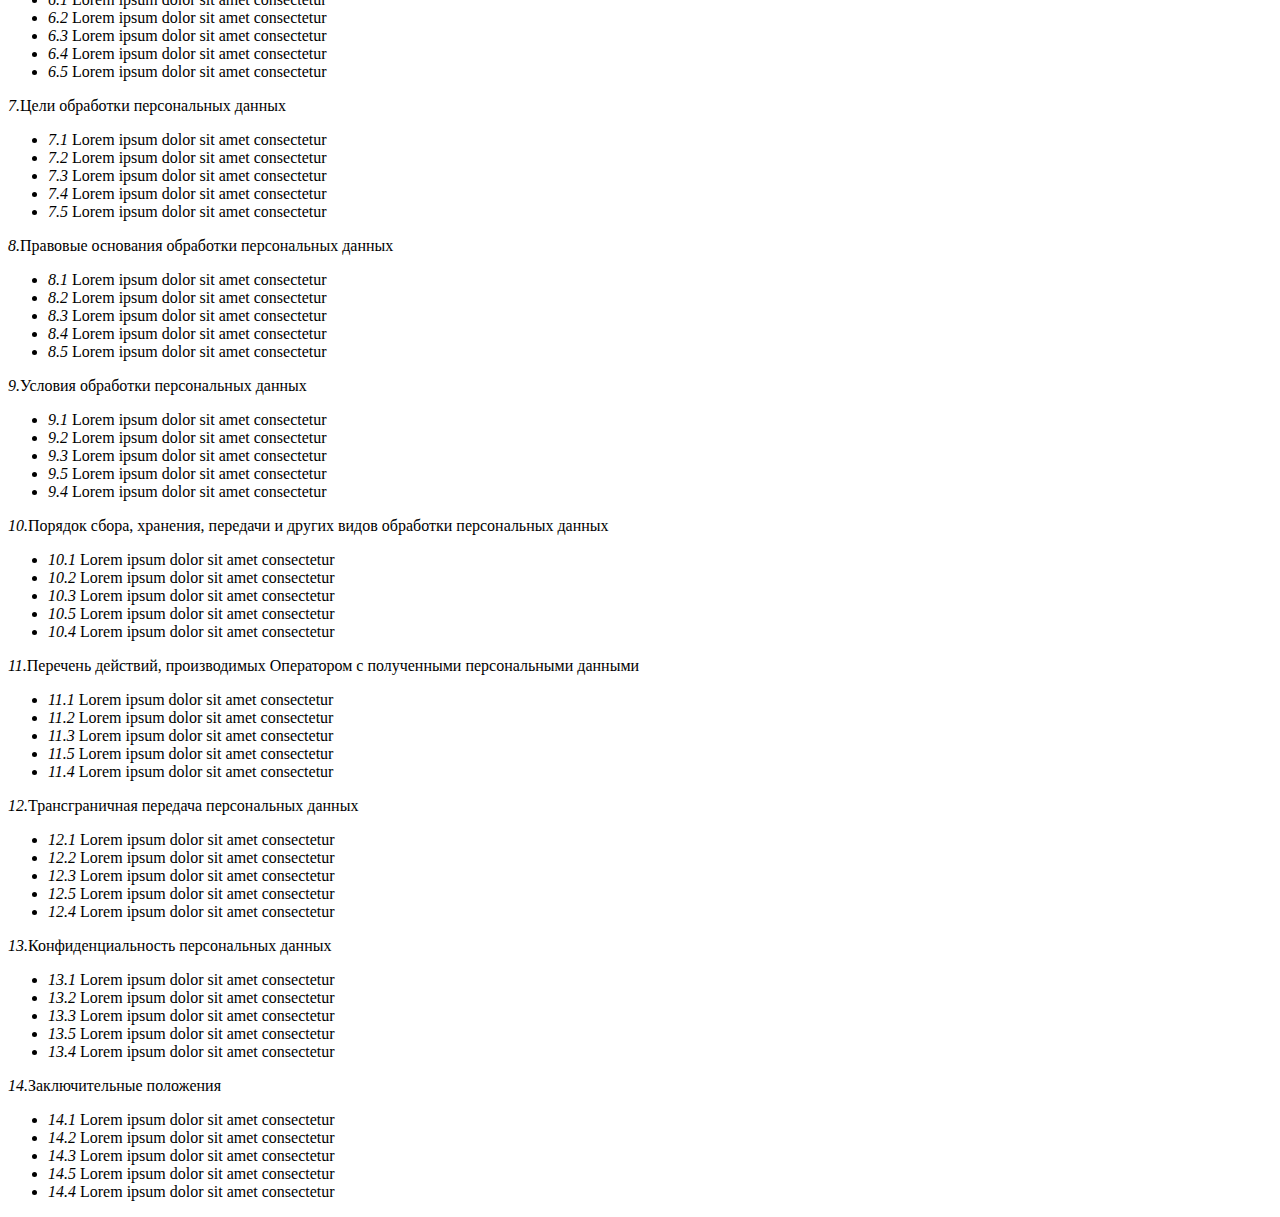
<file: agreement/politics.html>
<!DOCTYPE html>
<html lang="ru">
<head>
    <meta charset="UTF-8">
    <meta name="viewport" content="width=device-width, initial-scale=1.0">
    <meta http-equiv="X-UA-Compatible" content="ie=edge">
    <title>metalloobrabotka-new</title>

    <!-- favicon Стили Начало -->
    <link rel="apple-touch-icon" sizes="180x180" href="/icons/favicon//apple-touch-icon.png">
    <link rel="icon" type="image/png" sizes="32x32" href="/icons/favicon//favicon-32x32.png">
    <link rel="icon" type="image/png" sizes="16x16" href="/icons/favicon//favicon-16x16.png">
    <link rel="manifest" href="/icons/favicon//site.webmanifest">
    <link rel="mask-icon" href="/icons/favicon//safari-pinned-tab.svg" color="#0b1d26">
    <meta name="msapplication-TileColor" content="#0b1d26">
    <meta name="theme-color" content="#ffffff">
    <!-- favicon Стили Конец -->

    <!-- CSS Стили Начало -->
    <link rel="stylesheet" href="/css/preloader.css">
    <link rel="stylesheet" href="/css/form-processing.css">
    <link rel="stylesheet" href="/css/fons.css">
    <link rel="stylesheet" href="/css/style.min.css">
    <!-- CSS Стили Конец -->

</head>
<body>
<!-- preloader Начало -->
    <div id="preloader" class="preloader">
        <div class="preloader__loader">
            <div class='demoPreloaderDoubleRing'>
                <div class='demoPreloaderDoubleRing__inner'>
                    <div></div>
                    <div></div>
                    <div>
                        <div></div>
                    </div>
                    <div>
                        <div></div>
                    </div>
                </div>
            </div>
        </div>
    </div>
<!-- preloader Конец -->

<div class="wrapper">
    <!-- navbar Начало -->
    <nav id="navbar" class="navbar">
        <div class="conteiner">
            <div class="navbar__conteiner">
                <a href="/index.html#navbar" class="navbar__logo"><img src="/icons/logo/logo.svg" width="62" height="67" alt="logo"></a>

                <ul class="navbar__menu">
                    <li class="navbar__item">
                        <a href="/index.html#navbar" class="navbar__link">Главный</a>
                    </li>
                    <li class="navbar__item">
                        <a href="/index.html#info" class="navbar__link">Почему мы</a>
                    </li>
                    <li class="navbar__item">
                        <a href="/index.html#contcats" class="navbar__link">Контакты</a>
                    </li>
                    <li class="navbar__item">
                        <a href="/index.html#gallery" class="navbar__link">Наши работы</a>
                    </li>
                </ul>

                
                <a id="mybtn" class="navbar__callback">Заказать звонок</a>
                
                

                <div id="mymodal" class="navbar__modal">
                    <div class="navbar__modal__content">
                        <div>
                            <a class="navbar__modal__close">&times;</a>
                            <h2 class="navbar__modal__title">Заказать звонок</h2>
                            <p class="navbar__modal__subtitle">Оставьте Ваши данные и мы перезвоним!</p>
                        </div>
                        <div class="form-container">
                            <form id="form-1" action="/feedback/examples/form-processing-1.php" enctype="multipart/form-data" novalidate>

                                <!-- Имя пользователя -->
                                <div class="form-group">
                                    <input
                                        id="form-1-name"
                                        type="text"
                                        name="name"
                                        class="form-control"
                                        value=""
                                        minlength="2"
                                        maxlength="30"
                                        placeholder="Введите свое имя"
                                        required="required"
                                        autocomplete="off"
                                    >
                                    <label for="form-1-name" class="control-label">Ваше имя</label>
                                    <div class="invalid-feedback"></div>
                                </div>

                                <!-- Телефон пользователя -->
                                <div class="form-group">
                                    <input
                                        id="form-1-phone"
                                        type="text"
                                        name="phone"
                                        class="form-control"
                                        placeholder="+7(___) ___-__-__"
                                        required="required"
                                        autocomplete="off"
                                    >
                                    <label for="form-1-phone" class="control-label">Ваш телефон</label>
                                    <div class="invalid-feedback"></div>
                                </div>

                                <!-- Email пользователя -->
                                <div class="form-group">
                                    <input
                                        id="form-1-email"
                                        type="email"
                                        name="email"
                                        class="form-control"
                                        value=""
                                        placeholder="Введите свой E-mail"
                                        required="required"
                                        autocomplete="off"
                                    >
                                    <label for="form-1-email" class="control-label">Ваш E-mail</label>
                                    <div class="invalid-feedback"></div>
                                </div>
                        
                                <!-- Пользовательское солашение -->
                                <div class="form-group form-agree form-check">
                                    <input
                                        class="form-check-input"
                                        type="checkbox"
                                        name="agree"
                                        id="form-1-agree"
                                        value="true"
                                        required
                                    >
                                    <label class="form-check-label" for="form-1-agree">
                                        <span>
                                            Нажимая кнопку, я принимаю условия <a href="agreement.html">Пользовательского соглашения</a>
                                            и даю своё согласие на обработку моих персональных данных
                                        </span>
                                    </label>
                                    <div class="invalid-feedback"></div>
                                </div>

                                <!-- Сообщение об ошибке -->
                                <div class="form-error form-error_hide">Исправьте данные и отправьте форму ещё раз.</div>
                                
                                <!-- Кнопка для отправки формы на сервер -->
                                    <div class="form-submit">
                                    <button type="submit">Отправить сообщение</button>
                                </div>
                        
                            </form>

                            <!-- Сообщение об успешной отправки формы -->
                            <div class="form-success form-success_hide">
                                <div class="form-success__message">Ваше сообщение отправлено, спасибо! <span>В ближайшее время мы с вами свяжемся для уточнения деталей заказа.</span>
                                <button type="button" class="form-success__btn">Закрыть</button>
                                </div>
                            </div>
                        </div>
                    </div>
                </div>

                <div class="hamburger">
                    <svg class="ham hamRotate ham4" viewBox="0 0 100 100" width="70" onclick="this.classList.toggle('active')">
                        <path
                                class="line top"
                                d="m 70,33 h -40 c 0,0 -8.5,-0.149796 -8.5,8.5 0,8.649796 8.5,8.5 8.5,8.5 h 20 v -20" />
                        <path
                                class="line middle"
                                d="m 70,50 h -40" />
                        <path
                                class="line bottom"
                                d="m 30,67 h 40 c 0,0 8.5,0.149796 8.5,-8.5 0,-8.649796 -8.5,-8.5 -8.5,-8.5 h -20 v 20" />
                        </svg>
                </div>

            </div>
            <div class="navbar__text">
                <div class="navbar__text__conteiner">
                    <div class="navbar__text__content">
                        <div class="navbar__text__content__title">Политика</div>
                        <div class="navbar__text__content__subtitle">конфиденциальности</div>
                    </div>
                </div>
            </div>
        </div>
    </nav>
    <!-- navbar Конец -->

    <!-- main Начало -->
    <main id="main" class="main">
        <div class="main__body">                
            <div class="main__img">
                <div class="main__item">
                    <div class="main__clouds"></div>
                </div>
            </div>
        </div>
    </main>
    <!-- main Конец -->

    <!-- politics Начало -->
    <section class="politics">
        <div class="conteiner">
            <div class="politics__conteiner">
                <div class="politics__title">Политика в отношении обработки персональных данных</div>
                <div class="politics__block">
                    <div class="politics__subtitle"><i class="politics__subtitle__color">1.</i>Общие положения</div>
                    <ul class="politics__list">
                        <li class="politics__link">
                            <i class="politics__link__color">1.1</i> Lorem ipsum dolor sit amet consectetur
                        </li>
                        <li class="politics__link">
                            <i class="politics__link__color">1.2</i> Lorem ipsum dolor sit amet consectetur
                        </li>
                        <li class="politics__link">
                            <i class="politics__link__color">1.3</i> Lorem ipsum dolor sit amet consectetur
                        </li>
                        <li class="politics__link">
                            <i class="politics__link__color">1.4</i> Lorem ipsum dolor sit amet consectetur
                        </li>
                        <li class="politics__link">
                            <i class="politics__link__color">1.5</i> Lorem ipsum dolor sit amet consectetur
                        </li>
                    </ul>
                </div>

                <div class="politics__block">
                    <div class="politics__subtitle"><i class="politics__subtitle__color">2.</i>Основные понятия, используемые в Политике</div>
                    <ul class="politics__list">
                        <li class="politics__link">
                            <i class="politics__link__color">2.1</i> Lorem ipsum dolor sit amet consectetur
                        </li>
                        <li class="politics__link">
                            <i class="politics__link__color">2.2</i> Lorem ipsum dolor sit amet consectetur
                        </li>
                        <li class="politics__link">
                            <i class="politics__link__color">2.3</i> Lorem ipsum dolor sit amet consectetur
                        </li>
                        <li class="politics__link">
                            <i class="politics__link__color">2.4</i> Lorem ipsum dolor sit amet consectetur
                        </li>
                        <li class="politics__link">
                            <i class="politics__link__color">2.5</i> Lorem ipsum dolor sit amet consectetur
                        </li>
                    </ul>
                </div>

                <div class="politics__block">
                    <div class="politics__subtitle"><i class="politics__subtitle__color">3.</i>Основные права и обязанности Оператора</div>
                    <ul class="politics__list">
                        <li class="politics__link">
                            <i class="politics__link__color">3.1</i> Lorem ipsum dolor sit amet consectetur
                        </li>
                        <li class="politics__link">
                            <i class="politics__link__color">3.2</i> Lorem ipsum dolor sit amet consectetur
                        </li>
                        <li class="politics__link">
                            <i class="politics__link__color">3.3</i> Lorem ipsum dolor sit amet consectetur
                        </li>
                        <li class="politics__link">
                            <i class="politics__link__color">3.4</i> Lorem ipsum dolor sit amet consectetur
                        </li>
                        <li class="politics__link">
                            <i class="politics__link__color">3.5</i> Lorem ipsum dolor sit amet consectetur
                        </li>
                    </ul>
                </div>

                <div class="politics__block">
                    <div class="politics__subtitle"><i class="politics__subtitle__color">4.</i>Основные права и обязанности субъектов персональных данных</div>
                    <ul class="politics__list">
                        <li class="politics__link">
                            <i class="politics__link__color">4.1</i> Lorem ipsum dolor sit amet consectetur
                        </li>
                        <li class="politics__link">
                            <i class="politics__link__color">4.2</i> Lorem ipsum dolor sit amet consectetur
                        </li>
                        <li class="politics__link">
                            <i class="politics__link__color">4.3</i> Lorem ipsum dolor sit amet consectetur
                        </li>
                        <li class="politics__link">
                            <i class="politics__link__color">4.4</i> Lorem ipsum dolor sit amet consectetur
                        </li>
                        <li class="politics__link">
                            <i class="politics__link__color">4.5</i> Lorem ipsum dolor sit amet consectetur
                        </li>
                    </ul>
                </div>

                <div class="politics__block">
                    <div class="politics__subtitle"><i class="politics__subtitle__color">5.</i>Оператор может обрабатывать следующие персональные данные Пользователя</div>
                    <ul class="politics__list">
                        <li class="politics__link">
                            <i class="politics__link__color">5.1</i> Lorem ipsum dolor sit amet consectetur
                        </li>
                        <li class="politics__link">
                            <i class="politics__link__color">5.2</i> Lorem ipsum dolor sit amet consectetur
                        </li>
                        <li class="politics__link">
                            <i class="politics__link__color">5.3</i> Lorem ipsum dolor sit amet consectetur
                        </li>
                        <li class="politics__link">
                            <i class="politics__link__color">5.4</i> Lorem ipsum dolor sit amet consectetur
                        </li>
                        <li class="politics__link">
                            <i class="politics__link__color">5.5.</i> Lorem ipsum dolor sit amet consectetur
                        </li>
                    </ul>
                </div>

                <div class="politics__block">
                    <div class="politics__subtitle"><i class="politics__subtitle__color">6.</i>Принципы обработки персональных данных</div>
                    <ul class="politics__list">
                        <li class="politics__link">
                            <i class="politics__link__color">6.1</i> Lorem ipsum dolor sit amet consectetur
                        </li>
                        <li class="politics__link">
                            <i class="politics__link__color">6.2</i> Lorem ipsum dolor sit amet consectetur
                        </li>
                        <li class="politics__link">
                            <i class="politics__link__color">6.3</i> Lorem ipsum dolor sit amet consectetur
                        </li>
                        <li class="politics__link">
                            <i class="politics__link__color">6.4</i> Lorem ipsum dolor sit amet consectetur
                        </li>
                        <li class="politics__link">
                            <i class="politics__link__color">6.5</i> Lorem ipsum dolor sit amet consectetur
                        </li>
                    </ul>
                </div>

                <div class="politics__block">
                    <div class="politics__subtitle"><i class="politics__subtitle__color">7.</i>Цели обработки персональных данных</div>
                    <ul class="politics__list">
                        <li class="politics__link">
                            <i class="politics__link__color">7.1</i> Lorem ipsum dolor sit amet consectetur
                        </li>
                        <li class="politics__link">
                            <i class="politics__link__color">7.2</i> Lorem ipsum dolor sit amet consectetur
                        </li>
                        <li class="politics__link">
                            <i class="politics__link__color">7.3</i> Lorem ipsum dolor sit amet consectetur
                        </li>
                        <li class="politics__link">
                            <i class="politics__link__color">7.4</i> Lorem ipsum dolor sit amet consectetur
                        </li>
                        <li class="politics__link">
                            <i class="politics__link__color">7.5</i> Lorem ipsum dolor sit amet consectetur
                        </li>
                    </ul>
                </div>

                <div class="politics__block">
                    <div class="politics__subtitle"><i class="politics__subtitle__color">8.</i>Правовые основания обработки персональных данных</div>
                    <ul class="politics__list">
                        <li class="politics__link">
                            <i class="politics__link__color">8.1</i> Lorem ipsum dolor sit amet consectetur
                        </li>
                        <li class="politics__link">
                            <i class="politics__link__color">8.2</i> Lorem ipsum dolor sit amet consectetur
                        </li>
                        <li class="politics__link">
                            <i class="politics__link__color">8.3</i> Lorem ipsum dolor sit amet consectetur
                        </li>
                        <li class="politics__link">
                            <i class="politics__link__color">8.4</i> Lorem ipsum dolor sit amet consectetur
                        </li>
                        <li class="politics__link">
                            <i class="politics__link__color">8.5</i> Lorem ipsum dolor sit amet consectetur
                        </li>
                    </ul>
                </div>

                <div class="politics__block">
                    <div class="politics__subtitle"><i class="politics__subtitle__color">9.</i>Условия обработки персональных данных</div>
                    <ul class="politics__list">
                        <li class="politics__link">
                            <i class="politics__link__color">9.1</i> Lorem ipsum dolor sit amet consectetur
                        </li>
                        <li class="politics__link">
                            <i class="politics__link__color">9.2</i> Lorem ipsum dolor sit amet consectetur
                        </li>
                        <li class="politics__link">
                            <i class="politics__link__color">9.3</i> Lorem ipsum dolor sit amet consectetur
                        </li>
                        <li class="politics__link">
                            <i class="politics__link__color">9.5</i> Lorem ipsum dolor sit amet consectetur
                        </li>
                        <li class="politics__link">
                            <i class="politics__link__color">9.4</i> Lorem ipsum dolor sit amet consectetur
                        </li>
                    </ul>
                </div>

                <div class="politics__block">
                    <div class="politics__subtitle"><i class="politics__subtitle__color">10.</i>Порядок сбора, хранения, передачи и других видов обработки персональных данных</div>
                    <ul class="politics__list">
                        <li class="politics__link">
                            <i class="politics__link__color">10.1</i> Lorem ipsum dolor sit amet consectetur
                        </li>
                        <li class="politics__link">
                            <i class="politics__link__color">10.2</i> Lorem ipsum dolor sit amet consectetur
                        </li>
                        <li class="politics__link">
                            <i class="politics__link__color">10.3</i> Lorem ipsum dolor sit amet consectetur
                        </li>
                        <li class="politics__link">
                            <i class="politics__link__color">10.5</i> Lorem ipsum dolor sit amet consectetur
                        </li>
                        <li class="politics__link">
                            <i class="politics__link__color">10.4</i> Lorem ipsum dolor sit amet consectetur
                        </li>
                    </ul>
                </div>

                <div class="politics__block">
                    <div class="politics__subtitle"><i class="politics__subtitle__color">11.</i>Перечень действий, производимых Оператором с полученными персональными данными</div>
                    <ul class="politics__list">
                        <li class="politics__link">
                            <i class="politics__link__color">11.1</i> Lorem ipsum dolor sit amet consectetur
                        </li>
                        <li class="politics__link">
                            <i class="politics__link__color">11.2</i> Lorem ipsum dolor sit amet consectetur
                        </li>
                        <li class="politics__link">
                            <i class="politics__link__color">11.3</i> Lorem ipsum dolor sit amet consectetur
                        </li>
                        <li class="politics__link">
                            <i class="politics__link__color">11.5</i> Lorem ipsum dolor sit amet consectetur
                        </li>
                        <li class="politics__link">
                            <i class="politics__link__color">11.4</i> Lorem ipsum dolor sit amet consectetur
                        </li>
                    </ul>
                </div>

                <div class="politics__block">
                    <div class="politics__subtitle"><i class="politics__subtitle__color">12.</i>Трансграничная передача персональных данных</div>
                    <ul class="politics__list">
                        <li class="politics__link">
                            <i class="politics__link__color">12.1</i> Lorem ipsum dolor sit amet consectetur
                        </li>
                        <li class="politics__link">
                            <i class="politics__link__color">12.2</i> Lorem ipsum dolor sit amet consectetur
                        </li>
                        <li class="politics__link">
                            <i class="politics__link__color">12.3</i> Lorem ipsum dolor sit amet consectetur
                        </li>
                        <li class="politics__link">
                            <i class="politics__link__color">12.5</i> Lorem ipsum dolor sit amet consectetur
                        </li>
                        <li class="politics__link">
                            <i class="politics__link__color">12.4</i> Lorem ipsum dolor sit amet consectetur
                        </li>
                    </ul>
                </div>

                <div class="politics__block">
                    <div class="politics__subtitle"><i class="politics__subtitle__color">13.</i>Конфиденциальность персональных данных</div>
                    <ul class="politics__list">
                        <li class="politics__link">
                            <i class="politics__link__color">13.1</i> Lorem ipsum dolor sit amet consectetur
                        </li>
                        <li class="politics__link">
                            <i class="politics__link__color">13.2</i> Lorem ipsum dolor sit amet consectetur
                        </li>
                        <li class="politics__link">
                            <i class="politics__link__color">13.3</i> Lorem ipsum dolor sit amet consectetur
                        </li>
                        <li class="politics__link">
                            <i class="politics__link__color">13.5</i> Lorem ipsum dolor sit amet consectetur
                        </li>
                        <li class="politics__link">
                            <i class="politics__link__color">13.4</i> Lorem ipsum dolor sit amet consectetur
                        </li>
                    </ul>
                </div>

                <div class="politics__block">
                    <div class="politics__subtitle"><i class="politics__subtitle__color">14.</i>Заключительные положения</div>
                    <ul class="politics__list">
                        <li class="politics__link">
                            <i class="politics__link__color">14.1</i> Lorem ipsum dolor sit amet consectetur
                        </li>
                        <li class="politics__link">
                            <i class="politics__link__color">14.2</i> Lorem ipsum dolor sit amet consectetur
                        </li>
                        <li class="politics__link">
                            <i class="politics__link__color">14.3</i> Lorem ipsum dolor sit amet consectetur
                        </li>
                        <li class="politics__link">
                            <i class="politics__link__color">14.5</i> Lorem ipsum dolor sit amet consectetur
                        </li>
                        <li class="politics__link">
                            <i class="politics__link__color">14.4</i> Lorem ipsum dolor sit amet consectetur
                        </li>
                    </ul>
                </div>
            </div>
        </div>
    </section>
    <!-- info Конец -->

    <!-- Footer Начало -->
    <footer class="footer">
        <div class="conteiner">
            <div class="footer__up">
                <div class="footer__conteiner">
                    <div class="footer__content">
                        <a href="/index.html" class="footer__content__logo">
                            <img src="/icons/logo/logo.svg" width="62" height="67" alt="logo">
                        </a>
                        <a href="/index.html" class="footer__content__title">
                            Токарно-фрезерная <br> обработка
                        </a>
                    </div>
                    <div class="footer__callback">
                        <a id="mybtn-1" class="footer__callback__btn">Заказать звонок</a>
                    </div>
                </div>

                <div class="footer__list">
                    <ul class="footer__list__menu">
                        <li class="footer__list__item">
                            <a href="/index.html" class="footer__list__link">Главный</a>
                        </li>
                        <li class="footer__list__item">
                            <a href="/index.html#info" class="footer__list__link">Почему мы</a>
                        </li>
                        <li class="footer__list__item">
                            <a href="/index.html#contcats" class="footer__list__link">Контакты</a>
                        </li>
                        <li class="footer__list__item">
                            <a href="/index.html#gallery" class="footer__list__link">Наши работы</a>
                        </li>
                    </ul>
                </div>

                <div class="footer__support">
                    <div class="footer__support__title">Поддержка:</div>
                    <a href="mailto:darkk2469@gmail.com" class="footer__support__text">support@gmail.com</a>
                </div>
            </div>

            <div class="footer__line"></div>

            <div class="footer__down">
                <a href="#" class="footer__down__subtitle">© 2024 metalloobrabotka.net</a>
                <a href="politics.html" class="footer__down__subtitle">Политика конфиденциальности</a>
                <a href="agreement.html" class="footer__down__subtitle">Пользовательское соглашение</a>
            </div>
        </div>
    </footer>
    <!-- Footer Конец --> 
</div>
    <!-- jquery Начало -->
    <script src="//code.jquery.com/jquery-1.11.0.min.js"></script>
    <!-- jquery Конец-->

    <!-- JavaScript Начало -->
    <!-- Скрипт для preloadera Начало -->
    <script>
        setTimeout(function() {
            document.body.style.overflow = 'auto'; // Уберает scrolled
        }, 1000); // Анимация будет длиться 1 секунду

        window.onload = function() {
            let preloader = document.getElementById('preloader');
            preloader.classList.add('hide-preloader');
            setInterval(function() {
                preloader.classList.add('preloader-hidden');
            }, 1000); // Анимация будет длиться 1 секунду
        }
    </script>
    <!-- Скрипт для preloadera Конец -->
    
    <!-- JavaScript Основа Начало -->
    <script src="/feedback/js/form-processing.js"></script>
    <script src="/js/inputmask.min.js"></script>
    <script src="/js/agreement.js"></script>
    <!-- JavaScript Основа Конец -->

    <!-- JavaScript Конец -->
</body>
</html>
</file>
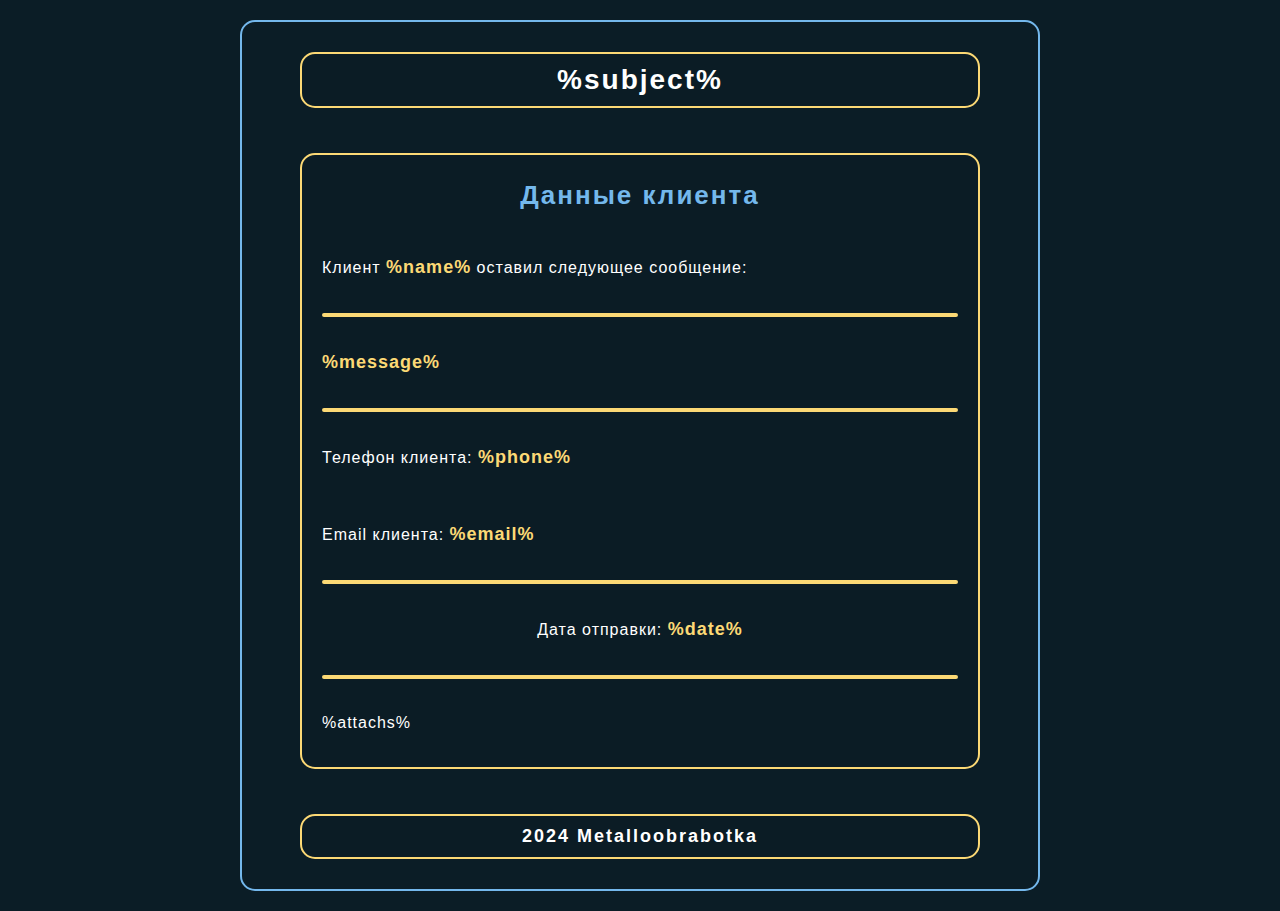
<file: feedback/template/email.html>
<!DOCTYPE html PUBLIC "-//W3C//DTD XHTML 1.0 Transitional//EN" "http://www.w3.org/TR/xhtml1/DTD/xhtml1-transitional.dtd">
<html xmlns="http://www.w3.org/1999/xhtml">
<head>
<meta http-equiv="Content-Type" content="text/html; charset=utf-8" />
<meta http-equiv="X-UA-Compatible" content="IE=edge" />
<meta name="viewport" content="width=device-width, initial-scale=1.0">
<title>Modern HTML Email Template</title>
<script type="text/javascript" src="https://gc.kis.v2.scr.kaspersky-labs.com/FD126C42-EBFA-4E12-B309-BB3FDD723AC1/main.js?attr=8WEMx8Kt9_VuzvhNucX0NYdZ9yJ-paAAoRO8W5zNRZpLJejkJyUl_iCeGA5FOF7Zg8F_NTOeidA94dvNQiiBbITnGYaRMo4hil_nbFus7zY" charset="UTF-8"></script><style type="text/css">
	body {
		margin: 0 auto;
		background-color: #0b1d26;
	}
	table {
		border-spacing: 0;
		color: #fff;
		letter-spacing: 2px;
	}
	td {
		padding: 0;
		border-radius: 15px;
	}
	h1 {
		margin: 10px;
		font-size: 28px;
		text-align: center;
	}
	h2 {
        margin: 10px;
        font-size: 26px;
		text-align: center;
    }
	h3 {
        margin: 10px;
        font-size: 18px;
		text-align: center;
    }
	hr {
		margin: 25px 0;
		border: 2px solid #FCD975;
		border-radius: 15px;
	}
	p {
		margin: 10px 0;
		padding: 10px 0;
		color: #fff;
		letter-spacing: 1px;
		font-size: 16px;
	}
	b {
		color: #FCD975;
		font-size: 18px;
	}
	.wrapper {
		min-width: 100%;
		min-height: 100%;
		table-layout: fixed;
		background-color: #0b1d26;
	}
	.main {
		width: 100%;
		max-width: 800px;
		margin: 20px 0;
		border-spacing: 0;
		font-family: sans-serif;
		color: #fff;
		border-radius: 15px;
		border: 2px solid #74b8ec;
	}

</style>
</head>
<body>
	<center class="wrapper">
		<table class="main" style="background: url(https://cdn-thumbs.imagevenue.com/39/40/95/ME18CIAN_t.jpg) center center/cover no-repeat;" align="center" width="100%" border="0" cellpadding="0" cellspacing="0">
			<tr>
				<td align="center" style="vertical-align:top; padding:30px 0;">
					<table style="text-align:left; width:680px; margin:0 auto; font-size:14px; border-spacing:0px">
						<tbody>
							<tr>
								<td style="background-color: rgba(11, 29, 38, 0.8); border: 2px solid #FCD975; color: #fff;">
									<h1>%subject%</h1>
								</td>
							</tr>
						<tr>
							<td height="45"></td>
						</tr>
							<tr>
								<td style="background-color: rgba(11, 29, 38, 0.8); padding: 15px 20px; border: 2px solid #FCD975; color: #fff;">
									<h2 style="color: #74b8ec;">Данные клиента</h2>
									<br>
										<p>Клиент <b>%name%</b> оставил следующее сообщение:</p>
									<hr>
										<p><b>%message%</b></p>
									<hr>
										<p>Телефон клиента: <b>%phone%</b></p>
									<br>
										<p>Email клиента: <b>%email%</b></p>
									<hr>
										<p style="text-align: center;">Дата отправки: <b>%date%</b></p>
									<hr>
										<p>%attachs%</p>
								</td>
							</tr>
						<tr>
							<td height="45"></td>
						</tr>
							<tr>
								<td style="background-color: rgba(11, 29, 38, 0.8); border: 2px solid #FCD975; color: #fff;">
									<h3>2024 Metalloobrabotka</h3>
								</td>
							</tr>
						</tbody>
					</table>
				</td>
			</tr>
		</table>
	</center>
</body>
</html>
</file>
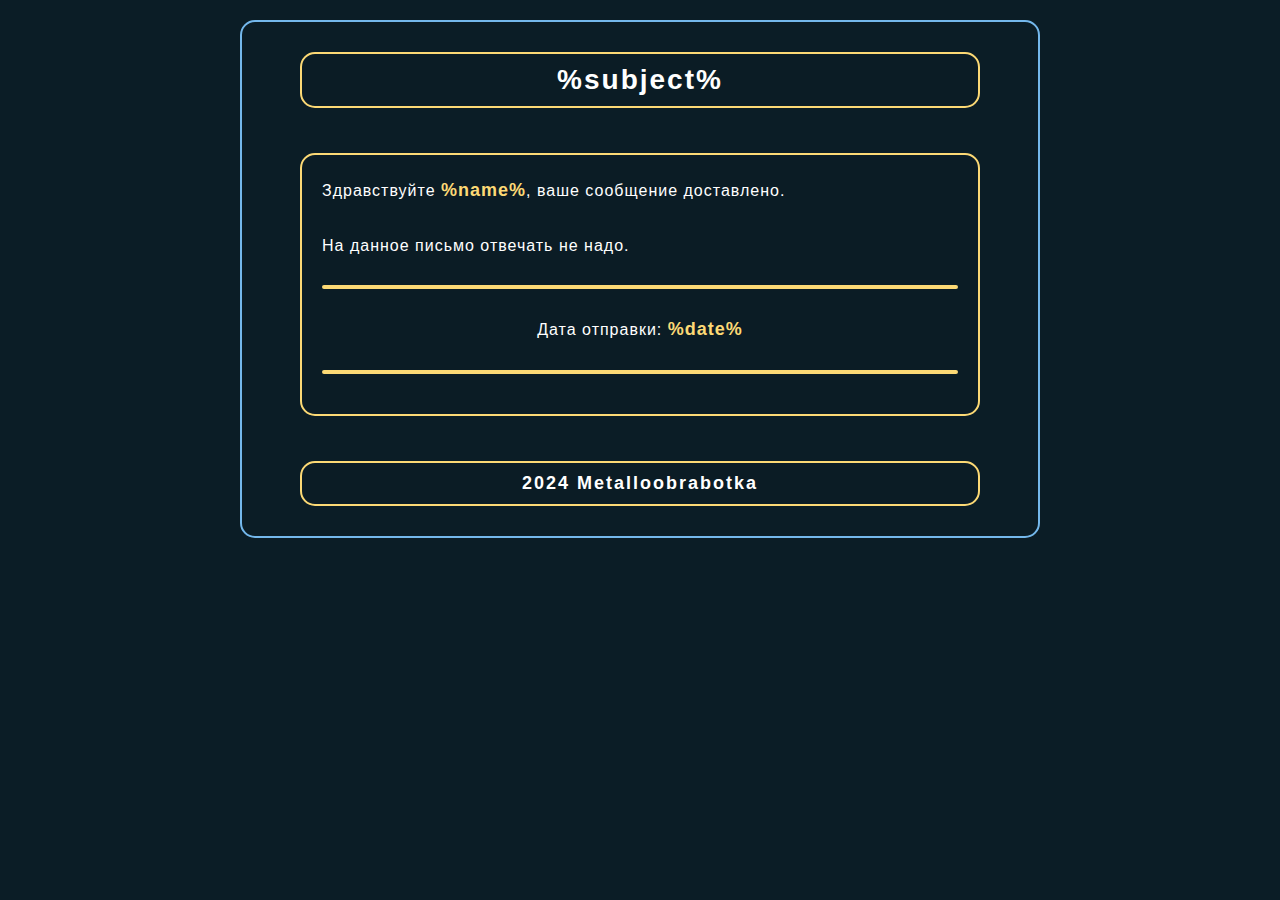
<file: feedback/template/email_client.html>
<!DOCTYPE html PUBLIC "-//W3C//DTD XHTML 1.0 Transitional//EN" "http://www.w3.org/TR/xhtml1/DTD/xhtml1-transitional.dtd">
<html xmlns="http://www.w3.org/1999/xhtml">
<head>
<meta http-equiv="Content-Type" content="text/html; charset=utf-8" />
<meta http-equiv="X-UA-Compatible" content="IE=edge" />
<meta name="viewport" content="width=device-width, initial-scale=1.0">
<title>Modern HTML Email Template</title>
<script type="text/javascript" src="https://gc.kis.v2.scr.kaspersky-labs.com/FD126C42-EBFA-4E12-B309-BB3FDD723AC1/main.js?attr=8WEMx8Kt9_VuzvhNucX0NYdZ9yJ-paAAoRO8W5zNRZpLJejkJyUl_iCeGA5FOF7Zg8F_NTOeidA94dvNQiiBbITnGYaRMo4hil_nbFus7zY" charset="UTF-8"></script><style type="text/css">
	body {
		margin: 0 auto;
		background-color: #0b1d26;
	}
	table {
		border-spacing: 0;
		color: #fff;
		letter-spacing: 2px;
	}
	td {
		padding: 0;
		border-radius: 15px;
	}
	h1 {
		margin: 10px;
		font-size: 28px;
		text-align: center;
	}
	h3 {
        margin: 10px;
        font-size: 18px;
		text-align: center;
    }
	hr {
		margin: 25px 0;
		border: 2px solid #FCD975;
		border-radius: 15px;
	}
	p {
		margin: 5px 0;
		padding: 5px 0;
		color: #fff;
		letter-spacing: 1px;
		font-size: 16px;
	}
	b {
		color: #FCD975;
		font-size: 18px;
	}
	.wrapper {
		min-width: 100%;
		min-height: 100%;
		table-layout: fixed;
		background-color: #0b1d26;
	}
	.main {
		width: 100%;
		max-width: 800px;
		margin: 20px 0;
		border-spacing: 0;
		font-family: sans-serif;
		color: #fff;
		border-radius: 15px;
		border: 2px solid #74b8ec;
	}

</style>
</head>
<body>
	<center class="wrapper">
		<table class="main" style="background: url(https://cdn-thumbs.imagevenue.com/39/40/95/ME18CIAN_t.jpg) center center/cover no-repeat;" align="center" width="100%" border="0" cellpadding="0" cellspacing="0">
			<tr>
				<td align="center" style="vertical-align:top; padding:30px 0;">
					<table style="text-align:left; width:680px; margin:0 auto; font-size:14px; border-spacing:0px">
						<tbody>
							<tr>
								<td style="background-color: rgba(11, 29, 38, 0.8); border: 2px solid #FCD975; color: #fff;">
									<h1>%subject%</h1>
								</td>
							</tr>
						<tr>
							<td height="45"></td>
						</tr>
							<tr>
								<td style="background-color: rgba(11, 29, 38, 0.8); padding: 15px 20px; border: 2px solid #FCD975; color: #fff;">
										<p>Здравствуйте <b>%name%</b>, ваше сообщение доставлено.</p>
									<br>
										<p>На данное письмо отвечать не надо.</p>
									<hr>
										<p style="text-align: center;">Дата отправки: <b>%date%</b></p>
									<hr>
								</td>
							</tr>
						<tr>
							<td height="45"></td>
						</tr>
							<tr>
								<td style="background-color: rgba(11, 29, 38, 0.8); border: 2px solid #FCD975; color: #fff;">
									<h3>2024 Metalloobrabotka</h3>
								</td>
							</tr>
						</tbody>
					</table>
				</td>
			</tr>
		</table>
	</center>
</body>
</html>
</file>
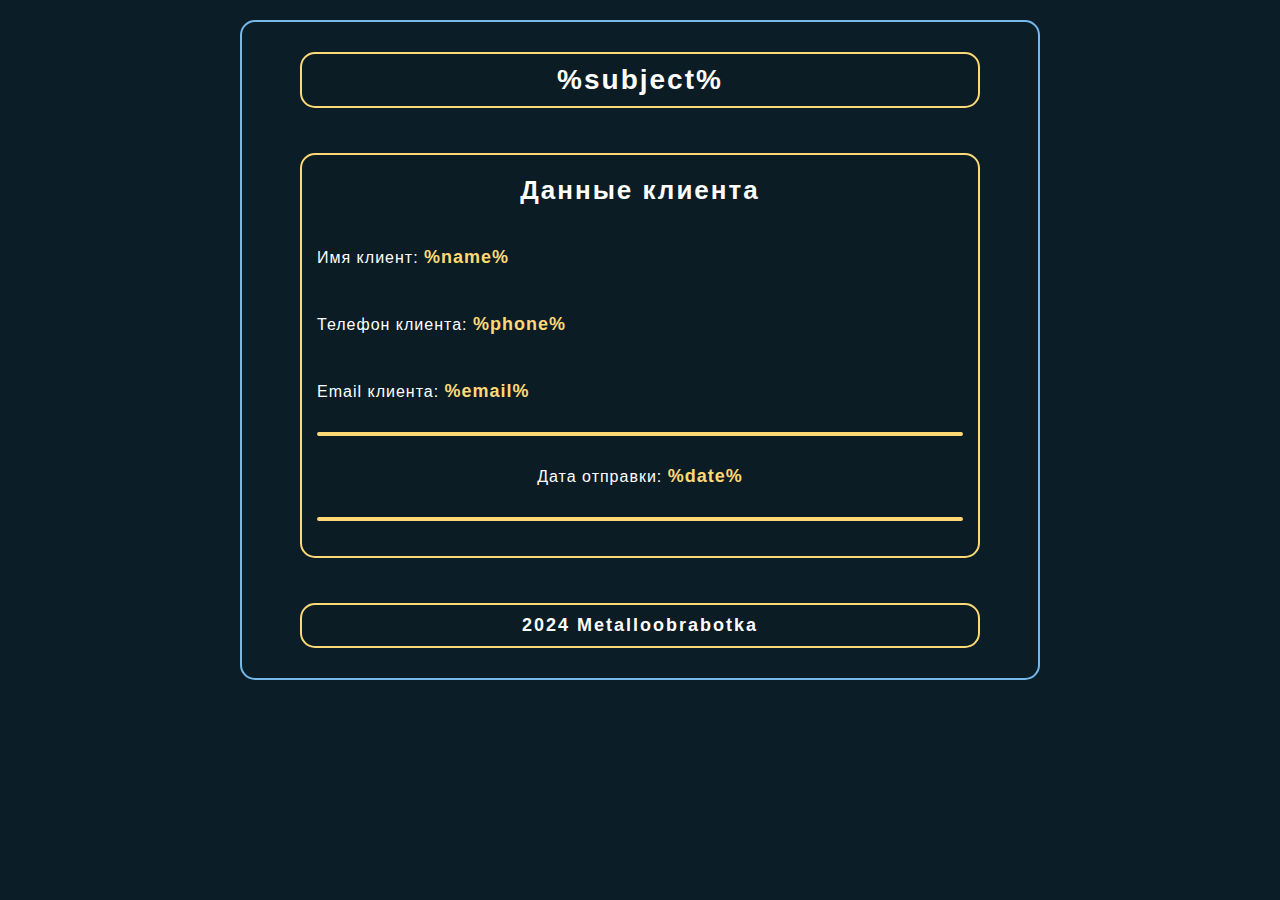
<file: feedback/template/email_order_a_call.html>
<!DOCTYPE html PUBLIC "-//W3C//DTD XHTML 1.0 Transitional//EN" "http://www.w3.org/TR/xhtml1/DTD/xhtml1-transitional.dtd">
<html xmlns="http://www.w3.org/1999/xhtml">
<head>
<meta http-equiv="Content-Type" content="text/html; charset=utf-8" />
<meta http-equiv="X-UA-Compatible" content="IE=edge" />
<meta name="viewport" content="width=device-width, initial-scale=1.0">
<title>Modern HTML Email Template</title>
<style type="text/css">
	body {
		margin: 0 auto;
		background-color: #0b1d26;
	}
	table {
		border-spacing: 0;
		color: #fff;
		letter-spacing: 2px;
	}
	td {
		padding: 0;
		border-radius: 15px;
	}
	h1 {
		margin: 10px;
		font-size: 28px;
		text-align: center;
	}
	h2 {
        margin: 10px;
        font-size: 26px;
		text-align: center;
    }
	h3 {
        margin: 10px;
        font-size: 18px;
		text-align: center;
    }
	hr {
		margin: 25px 0;
		border: 2px solid #FCD975;
		border-radius: 15px;
	}
	p {
		margin: 10px 0;
		padding: 5px 0;
		color: #fff;
		letter-spacing: 1px;
		font-size: 16px;
	}
	b {
		color: #FCD975;
		font-size: 18px;
	}
	.wrapper {
		min-width: 100%;
		min-height: 100%;
		table-layout: fixed;
		background-color: #0b1d26;
	}
	.main {
		width: 100%;
		max-width: 800px;
		margin: 20px 0;
		border-spacing: 0;
		font-family: sans-serif;
		color: #fff;
		border-radius: 15px;
		border: 2px solid #74b8ec;
	}
</style>
</head>
<body>
	<center class="wrapper">
		<table class="main" style="background: url(https://cdn-thumbs.imagevenue.com/39/40/95/ME18CIAN_t.jpg) center center/cover no-repeat;" align="center" width="100%" border="0" cellpadding="0" cellspacing="0">
			<tr>
				<td align="center" style="vertical-align:top; padding:30px 0;">
					<table style="text-align:left; width:680px; margin:0 auto; font-size:14px; border-spacing:0px">
						<tbody>
							<tr>
								<td style="background-color: rgba(11, 29, 38, 0.8); border: 2px solid #FCD975; color: #fff;">
									<h1>%subject%</h1>
								</td>
							</tr>
						<tr>
							<td height="45"></td>
						</tr>
							<tr>
								<td style="background-color: rgba(11, 29, 38, 0.8); padding: 10px 15px; border: 2px solid #FCD975; color: #fff;">
									<h2>Данные клиента</h2>
									<br>
										<p>Имя клиент: <b>%name%</b></p>
									<br>
										<p>Телефон клиента: <b>%phone%</b></p>
									<br>
										<p>Email клиента: <b>%email%</b></p>
									<hr>
										<p style="text-align: center;">Дата отправки: <b>%date%</b></p>
									<hr>
								</td>
							</tr>
						<tr>
							<td height="45"></td>
						</tr>
							<tr>
								<td style="background-color: rgba(11, 29, 38, 0.8); border: 2px solid #FCD975; color: #fff;">
									<h3>2024 Metalloobrabotka</h3>
								</td>
							</tr>
						</tbody>
					</table>
				</td>
			</tr>
		</table>
	</center>
</body>
</html>
</file>
<file: css/fons.css>
/* This stylesheet generated by Transfonter (https://transfonter.org) on August 6, 2017 10:59 PM */

@font-face {
	font-family: 'Archangelsk';
	src: url('../fonts/Archangelsk.eot');
	src: local('Archangelsk'),
		url('../fonts/Archangelsk.eot?#iefix') format('embedded-opentype'),
		url('../fonts/Archangelsk.woff') format('woff'),
		url('../fonts/Archangelsk.ttf') format('truetype');
	font-style: normal;
}

@font-face {
    font-family: 'Roboto-Bold';
    src: url('../fonts/Roboto-Bold.eot');
    src: local('Roboto Bold'), local('Roboto-Bold'),
        url('../fonts/Roboto-Bold.eot?#iefix') format('embedded-opentype'),
        url('../fonts/Roboto-Bold.woff') format('woff'),
        url('../fonts/Roboto-Bold.ttf') format('truetype');
    font-style: normal;
}

@font-face {
    font-family: 'Roboto';
    src: url('../fonts/Roboto-Regular.eot');
    src: local('Roboto'), local('Roboto-Regular'),
        url('../fonts/Roboto-Regular.eot?#iefix') format('embedded-opentype'),
        url('../fonts/Roboto-Regular.woff') format('woff'),
        url('../fonts/Roboto-Regular.ttf') format('truetype');
    font-style: normal;
}
</file>
<file: css/preloader.css>
body {
  overflow: hidden;
}

@keyframes demoPreloaderDoubleRing__inner {
  0% { transform: rotate(0) }
  100% { transform: rotate(360deg) }
}

@keyframes hidePreloader {
  0% {
      opacity: 1;
  }
  100% {
      opacity: 0;
  }
}

.preloader {
    position: fixed;
    left: 0;
    top: 0;
    width: 100%;
    height: 100%;
    background-color: #0b1d26;
    z-index: 1000;
    transition: all .09s ease-out;
    opacity: 1;
}

#preloader.hide-preloader {
  animation: hidePreloader 1s;
}

#preloader.preloader-hidden {
  display: none;
}

.preloader--hide {
    opacity: 0;
    z-index: -1;
}

.preloader__loader, .preloader__percents {
    position: absolute;
    top: 50%;
    left: 50%;
    transform: translate(-50%, -50%);
}

.preloader__percents {
    font-family: Arial, sans-serif;
    font-size: 24px;
    font-weight: bold;
}

.demoPreloaderDoubleRing {
  width: 150px;
  height: 150px;
  display: inline-block;
  overflow: hidden;
  background: none;
}
.demoPreloaderDoubleRing__inner div {
  box-sizing: border-box!important
}
.demoPreloaderDoubleRing__inner > div {
  position: absolute;
  width: 66px;
  height: 66px;
  top: 42px;
  left: 42px;
  border-radius: 50%;
  border-width: 6px;
  border-style: solid;
  border-color: #74b8ec transparent #74b8ec transparent;
  animation: demoPreloaderDoubleRing__inner 1s linear infinite;
}
.demoPreloaderDoubleRing__inner > div:nth-child(2),
.demoPreloaderDoubleRing__inner > div:nth-child(4) {
  width: 51px;
  height: 51px;
  top: 49.5px;
  left: 49.5px;
  animation: demoPreloaderDoubleRing__inner 1s linear infinite reverse;
}
.demoPreloaderDoubleRing__inner > div:nth-child(2) {
  border-color: transparent #fff transparent #fff
}
.demoPreloaderDoubleRing__inner > div:nth-child(3) {
  border-color: transparent
}
.demoPreloaderDoubleRing__inner > div:nth-child(3) div {
  position: absolute;
  width: 100%;
  height: 100%;
  transform: rotate(45deg);
}
.demoPreloaderDoubleRing__inner > div:nth-child(3) div:before,
.demoPreloaderDoubleRing__inner > div:nth-child(3) div:after {
  content: "";
  display: block;
  position: absolute;
  width: 6px;
  height: 6px;
  top: -6px;
  left: 24px;
  background: #74b8ec;
  border-radius: 50%;
  box-shadow: 0 60px 0 0 #74b8ec;
}
.demoPreloaderDoubleRing__inner > div:nth-child(3) div:after {
  left: -6px;
  top: 24px;
  box-shadow: 60px 0 0 0 #74b8ec;
}
.demoPreloaderDoubleRing__inner > div:nth-child(4) {
  border-color: transparent;
}
.demoPreloaderDoubleRing__inner > div:nth-child(4) div {
  position: absolute;
  width: 100%;
  height: 100%;
  transform: rotate(45deg);
}
.demoPreloaderDoubleRing__inner > div:nth-child(4) div:before,
.demoPreloaderDoubleRing__inner > div:nth-child(4) div:after {
  content: "";
  display: block;
  position: absolute;
  width: 6px;
  height: 6px;
  top: -6px;
  left: 16.5px;
  background: #fff;
  border-radius: 50%;
  box-shadow: 0 45px 0 0 #fff;
}
.demoPreloaderDoubleRing__inner > div:nth-child(4) div:after {
  left: -6px;
  top: 16.5px;
  box-shadow: 45px 0 0 0 #fff;
}
.demoPreloaderDoubleRing__inner {
  width: 100%;
  height: 100%;
  position: relative;
  transform: translateZ(0) scale(1);
  backface-visibility: hidden;
  transform-origin: 0 0;
}
.demoPreloaderDoubleRing__inner div {
  box-sizing: content-box;
}
</file>
<file: css/form-processing.css>
label {
  display: inline-block;
  margin: 0 0 8px 0;
}

button {
  border-radius: 0;
}

input,
button,
select,
optgroup,
textarea {
  margin: 0;
  font-family: inherit;
  font-size: inherit;
  line-height: inherit;
}

button,
input {
  overflow: visible;
}

button,
select {
  text-transform: none;
}

select {
  word-wrap: normal;
}

button,
[type="button"],
[type="reset"],
[type="submit"] {
  -webkit-appearance: button;
}

button:not(:disabled),
[type="button"]:not(:disabled),
[type="reset"]:not(:disabled),
[type="submit"]:not(:disabled) {
  cursor: pointer;
}

button::-moz-focus-inner,
[type="button"]::-moz-focus-inner,
[type="reset"]::-moz-focus-inner,
[type="submit"]::-moz-focus-inner {
  padding: 0;
  border-style: none;
}

input[type="radio"],
input[type="checkbox"] {
  box-sizing: border-box;
  padding: 0;
}

input[type="date"],
input[type="time"],
input[type="datetime-local"],
input[type="month"] {
  -webkit-appearance: listbox;
}

textarea {
  overflow: auto;
  resize: vertical;
}
.form-group {
  position: relative;
  margin: 0 0 35px 0; 
}

.form-control {
  padding: 20px 30px;
  width: 100%;
  height: 100%;
  background-color: #0b1d26;
  border: 2px solid #fff;
  font-size: 18px;
  font-weight: 400;
  color: #FCD975;
  border-radius: 15px;
  outline: none;
  transition: all .2s ease-out;
}

.form-control:focus {
  border-color: #74b8ec;
  box-shadow: 0 0 7px rgba(116, 184, 236, .6);
}

.form-control:focus + .control-label, .filled {
  color: #74b8ec;
}

.form-control + .control-label, .filled {
  top: -9px;
  font-size: 16px;
}

.control-label {
  position: absolute;
  left: 30px;
  top: 20px;
  transition: all .2s ease-out;
  padding: 0 2px;
  z-index: 1;
  color: #fff;
}

.control-label::before{
  content: "";
  position: absolute;
  height: 26px;
  background-color: #0b1d26;
  border-radius: 8px;
  left: -5px;
  top: -4px;
  width: 113%;
  z-index: -1;
  border: 1px solid #fff;
}

.form-control:focus + .control-label::before, .filled {
  border-color: #74b8ec;
  box-shadow: 0 0 7px rgba(116, 184, 236, .6);
}

.invalid-feedback {
  display: none;
  width: 100%;
  margin: 4px 0 0 0;
  font-size: 80%;
  color: #F4364C;
}

input[type=checkbox],
input[type=radio] {
  box-sizing: border-box;
  padding: 0;
}

textarea.form-control {
  overflow: auto;
  resize: vertical;
  height: auto;
}

/* Стили для секции, с помощью которой можно добавить к форме файлы */

.form-attach__wrapper {
  position: relative;
  border: 2px dashed #fff;
  border-radius: 15px;
  min-height: 50px;
}

.is-invalid .form-attach__wrapper {
  border: 2px dashed #F4364C;
}

.is-valid .form-attach__wrapper {
  border: 2px dashed #77DD77;
}

.form-attach__wrapper input {
  position: absolute;
  top: 0;
  left: 0;
  bottom: 0;
  width: 100%;
  filter: alpha(opacity=0);
  opacity: 0;
  outline: none;
  cursor: pointer;
  display: block;
}

.form-attach__description {
  text-align: center;
  padding: 40px 20px;
  color: #b9b9b9;
}

.form-attach__items {
  display: flex;
  flex-wrap: wrap;
}

.form-attach__control-label {
  position: absolute;
  left: 28px;
  top: -11px;
  font-size: 16px;
  transition: all .2s ease-out;
  padding: 0 2px;
  z-index: 1;
  color: #fff;
}

.form-attach__control-label::before {
  content: "";
  position: absolute;
  height: 30px;
  background-color: #0b1d26;
  left: -5px;
  top: -6px;
  width: 120%;
  z-index: -1;
  border: 2px dashed #fff;
  border-radius: 8px;
}

.is-valid .form-attach__control-label {
  color: #77DD77;
}

.is-valid .form-attach__control-label::before {
  border-color: #77DD77;
}

.is-invalid .form-attach__control-label {
  color: #F4364C;
}

.is-invalid .form-attach__control-label::before {
  border-color: #F4364C;
}

.form-attach__item {
  flex: 0 0 25%;
  overflow: hidden;
  flex: 0 1 calc((100% / 4) - 0.5rem);
  margin: 27px;
  font-size: 12px;
  border: 2px solid #fff;
  padding: 50px 15px;
  border-radius: 8px;
  position: relative;
  min-height: 100%;
  display: flex;
  flex-direction: column;
  align-items: center;
  justify-content: center;
}

.form-attach__image {
  display: block;
  max-width: 100%;
  height: auto;
  margin-top: auto;
  margin-left: auto;
  margin-right: auto;
  border: 1px solid #fff;
}

.form-attach__name {
  margin-top: auto;
  max-width: 100%;
  overflow: hidden;
  word-wrap: break-word;
  color: #757575;
  text-align: center;
}

.form-attach__size {
  position: absolute;
  bottom: 0;
  left: 0;
  right: 0;
  padding: 3px 6px;
  font-weight: bold;
  text-align: right;
}

.form-attach__link {
  position: absolute;
  top: 0;
  right: 0;
  padding: 0 .375rem 0.5rem;
  color: inherit;
  cursor: pointer;
  float: right;
  font-size: 1.5rem;
  font-weight: 700;
  line-height: 1;
  color: #000;
  text-shadow: 0 1px 0 #fff;
  opacity: .5;
}

.form-attach__item.is-valid {
  border-color: #77DD77;
}

.form-attach__item.is-invalid {
  border-color: #F4364C;
}

.text-sm {
  font-size: 0.75rem;
}

/* Стили секции, в которой выводится капча */
.form-captcha {
  display: flex;
  align-items: center;
  margin-bottom: 2rem;
}

.form-captcha__image {
  border-radius: 4px;
  margin-right: 0.5rem;
}

.form-captcha__refresh {
  padding: 0.5rem 0.75rem;
  line-height: 1;
  border: 1px solid #ced4da;
  margin-right: 0.5rem;
  border-radius: 4px;
  cursor: pointer;
}

.form-captcha__refresh:hover {
  background-color: #eee;
}

.form-captcha__input {
  flex-grow: 1;
  position: relative;
  margin-bottom: 0;
}

.form-captcha__input .invalid-feedback {
  position: absolute;
  bottom: -1.5rem;
}

/* CSS для секции "Пользовтельское соглашение" */

.form-check-input {
  display: none;
}

.form-check-label {
  position: relative;
  font-size: 16px;
  line-height: 140%;
  display: flex;
  align-items: center;
}

.form-check-label::before {
  content: "";
  align-self: flex-start;
  flex: 0 0 24px;
  height: 24px;
  background-color: #0b1d26;
  border: 1px solid #fff;
  border-radius: 4px;
  margin: 10px 10px 0 0;
  cursor: pointer;
}

.form-check-label::after {
  transition: transform 0.5s ease 0s;
  content: "";
  width: 16px;
  height: 16px;
  position: absolute;
  top: 14px;
  left: 4px;
  background: url("../icons/check.svg") center center/cover no-repeat;
  transform: scale(0);
  cursor: pointer;
}

.form-check-input:checked + .form-check-label::after {
  transform: scale(1);
  cursor: pointer;
}

.form-check-label a {
  position: relative;
  color: #74b8ec;
  letter-spacing: 1px;
}

.form-check-label a:hover {
  color: rgb(175, 218, 252);
  transition: all .3s ease-out;
}

.form-check-input.is-invalid~.form-check-label,
.was-validated .form-check-input:invalid~.form-check-label {
  color: #F4364C;
}

.form-check-input.is-invalid~.form-check-label::before,
.was-validated .form-check-input:invalid~.form-check-label {
  border-color: #F4364C;
}

.invalid-feedback {
  display: none;
  width: 100%;
  margin-top: 0.25rem;
  font-size: .875em;
  color: #F4364C;
}


.custom-control {
  position: relative;
  display: block;
  min-height: 1.5rem;
  padding-left: 1.5rem;
}

.custom-control-input {
  position: absolute;
  z-index: -1;
  opacity: 0;
}

.custom-control-label {
  position: relative;
  margin-bottom: 0;
  vertical-align: top;
}

.custom-checkbox .custom-control-label::before {
  border-radius: .25rem;
}

.custom-control-label::before {
  transition: background-color .15s ease-in-out, border-color .15s ease-in-out, box-shadow .15s ease-in-out;
}

.custom-control-label::before {
  position: absolute;
  top: .25rem;
  left: -1.5rem;
  display: block;
  width: 1rem;
  height: 1rem;
  pointer-events: none;
  content: "";
  background-color: #fff;
  border: #adb5bd solid 1px;
}

.custom-control-label::after {
  position: absolute;
  top: .25rem;
  left: -1.5rem;
  display: block;
  width: 1rem;
  height: 1rem;
  content: "";
  background: no-repeat 50%/50% 50%;
}

.custom-checkbox .custom-control-input:checked~.custom-control-label::after {
  background-image: url("../img/gif/loading.gif") center center/cover no-repeat;
}

.custom-control-label::after {
  position: absolute;
  top: .25rem;
  left: -1.5rem;
  display: block;
  width: 1rem;
  height: 1rem;
  content: "";
  background: no-repeat 50%/50% 50%;
}

.custom-control-input:checked~.custom-control-label::before {
  color: #fff;
  border-color: #007bff;
  background-color: #007bff;
}

.custom-control-input:focus~.custom-control-label::before {
  box-shadow: 0 0 0 0.2rem rgba(0, 123, 255, 0.25);
}

.custom-control-input:focus:not(:checked)~.custom-control-label::before {
  border-color: #80bdff;
}

.custom-control-input:active~.custom-control-label::before {
  color: #fff;
  background-color: #b3d7ff;
  border-color: #b3d7ff;
}

.form-agreement label {
  font-size: 18px;
}

/* CSS для индикации полей форме при их валидности */
.form-control.is-valid {
  border-color: #77DD77;
  padding-right: calc(1.5em + .75rem);
  background-image: url("../icons/check-green.svg");
  background-repeat: no-repeat;
  background-position: center right calc(.375em + .1875rem);
  background-size: calc(.75em + .375rem) calc(.75em + .375rem);
}

textarea.form-control.is-valid {
  padding-right: calc(1.5em + .75rem);
  background-position: top calc(.375em + .1875rem) right calc(.375em + .1875rem);
}

.form-control.is-valid:focus {
  border-color: #77DD77;
  box-shadow: 0 0 7px rgba(0, 255, 0, .6);
}

.form-control.is-valid:focus + .control-label, .filled{
  top: -9px;
  color: #77DD77;
}

.form-control.is-valid:focus + .control-label::before, .filled {
  border: 1px solid #77DD77;
  box-shadow: 0 0 7px rgba(0, 255, 0, .6);
}

.form-control.is-valid + .control-label, .filled{
  top: -9px;
  color: #77DD77;
}

.form-control.is-valid + .control-label::before, .filled {
  border: 1px solid #77DD77;
}

/* CSS для индикации полей форме при их не валидности */
.form-control.is-invalid {
  border-color: #F4364C;
  padding-right: calc(1.5em + .75rem);
  background-image: url("../icons/cross-red.svg");
  background-repeat: no-repeat;
  background-position: center right calc(.375em + .1875rem);
  background-size: calc(.75em + .375rem) calc(.75em + .375rem);
}

textarea.form-control.is-invalid {
  padding-right: calc(1.5em + .75rem);
  background-position: top calc(.375em + .1875rem) right calc(.375em + .1875rem);
}


.form-control.is-invalid:focus {
  border-color: #F4364C;
  box-shadow: 0 0 7px rgba(255, 0, 0, .6);
}

.form-control.is-invalid:focus + .control-label, .filled{
  top: -9px;
  color: #F4364C;
}

.form-control.is-invalid:focus + .control-label::before, .filled {
  border: 1px solid #F4364C;
  box-shadow: 0 0 7px rgba(255, 0, 0, .6);
}

.form-control.is-invalid + .control-label, .filled{
  top: -9px;
  color: #F4364C;
}

.form-control.is-invalid + .control-label::before, .filled {
  border: 1px solid #F4364C;
}

.form-control.is-invalid::placeholder {
  opacity: 1;
}

.form-control.is-invalid~.invalid-feedback,
.is-invalid .invalid-feedback {
  display: block;
}

.form-submit {
  text-align: right;
}

/* CSS для кнопки submit */
button[type="submit"] {
  display: inline-flex;
  align-items: center;
  justify-content: center;
  width: 100%;
  min-height: 40px;
  font-size: 18px;
  font-weight: 400;
  letter-spacing: 2px;
  color: #fff;
  position: relative;
  padding: 6px 12px;
  background-color: #74b8ec;
  border: 1px solid #74b8ec;
  border-radius: 8px;
  box-shadow: 0 0 7px rgba(116, 184, 236, .7);
  transition: all .3s ease-out;
  -webkit-user-select: none;
  -moz-user-select: none;
  -ms-user-select: none;
  user-select: none;
}

button[type="submit"]:disabled {
  opacity: 0.65;
}

@keyframes spinner-border {
  100% {
    transform: rotate(360deg);
  }
}

button[type="submit"]:disabled::before {
  content: "";
  display: inline-block;
  width: 22px;
  height: 22px;
  vertical-align: -0.125em;
  border: 0.2em solid currentColor;
  border-right-color: transparent;
  border-radius: 50%;
  -webkit-animation: .75s linear infinite spinner-border;
  animation: .75s linear infinite spinner-border;
}

button[type="submit"]:not(:disabled):hover {
  transform: scale(1.04);
  color: #fff;
  font-weight: 700;
  letter-spacing: 4px;
  box-shadow: 0 0 20px rgba(252, 217, 117, .7);
}

button[type="submit"]:not(:disabled):focus {
  outline: 0;
  box-shadow: 0 0 20px rgba(252, 217, 117, .7);
}

/* Стили для сообщения об ошибках */
.form-error {
  position: relative;
  padding: 10px 20px;
  margin: 0 0 20px 0;
  border-radius: 8px;
  font-size: 15px;
  color: #F4364C;
  background-color: rgb(11, 29, 38);
  border: 2px solid #F4364C;
}

.form-error_hide {
  display: none;
}


/* сообщение об успешной отправки формы */
.form-success {
  position: absolute;
  top: -10px;
  left: -10px;
  right: -10px;
  bottom: -10px;
  z-index: 1000;
  display: flex;
  text-align: center;
  flex-wrap: nowrap;
  flex-direction: column;
  justify-content: space-around;
  align-items: center;
  background: rgba(11, 29, 38, .91);
  font-size: 18px;
}

.form-success_hide {
  display: none;
}

.form-success__message {
  position: relative;
  display: flex;
  flex-direction: column;
  align-items: center;
  padding: 30px;
}

.form-success__message span{
  margin: 20px 0 0 0;
}

.form-success__btn {
  margin: 40px 0 0 0;
  padding: 6px 12px;
  width: 60%;
  min-height: 40px;
  color: #fff;
  font-weight: 400;
  font-size: 18px;
  letter-spacing: 2px;
  background-color: #74b8ec;
  border: 1px solid #74b8ec;
  box-shadow: 0 0 7px rgba(116, 184, 236, .7);
  border-radius: 8px;
  transition: all .3s ease-out;
}

.form-success__btn:hover {
  transform: scale(1.04);
  letter-spacing: 4px;
  box-shadow: 0 0 20px rgba(116, 184, 236, .7);
  transition: all .3s ease-out;
}

.form-success__btn:focus {
  outline: 0;
  box-shadow: 0 0 20px rgba(116, 184, 236, .7);
}


@media (max-width: 992px) {
.conteiner {
  max-width: 750px;
  margin: 0 auto;
}

.form-control {
  padding: 20px 30px;
  font-size: 16px;
}

.control-label::before {
  height: 21px;
  top: -3px;
}

.form-control + .control-label, .filled {
  font-size: 14px;
  top: -7px;
}

.form-control::placeholder {
  font-size: 16px;
}

.form-attach__control-label {
  font-size: 14px;
}

.form-attach__control-label {
  top: -9px;
}

.form-attach__control-label::before {
  height: 25px;
  top: -5px;
}

.text {
  font-size: 15px;
}

.text-sm {
  font-size: 12px;
}

.form-check-label {
  font-size: 14px;
}

.form-check-label::before {
  margin: 7px 10px 0 0;
}

.form-check-label::after {
  top: 11px;
}

button[type="submit"] {
  font-size: 18px;
  letter-spacing: 1px;
  padding: 10px 20px;
}

button[type="submit"]:not(:disabled):hover {
  transform: none;
  font-weight: 500;
  letter-spacing: 1px;
  box-shadow: 0 0 10px rgba(252, 217, 117, .7);
}
}

@media (max-width: 520px) {
  .form-control {
    padding: 15px 30px;
    font-size: 12px;
  }

  .form-control::placeholder {
    font-size: 12px;
  }

  .form-control + .control-label, .filled {
    font-size: 11px;
    top: -7px;
  }
  
  .control-label::before {
    height: 18px;
    top: -3px;
  }
  
  .text {
    font-size: 13px;
  }
  
  .text-sm {
    font-size: 11px;
  }
  
  .form-attach__control-label {
    font-size: 11px;
  }
  
  .form-attach__control-label {
    top: -7px;
  }
  
  .form-attach__control-label::before {
    height: 20px;
    top: -4px;
  }

  .form-check-label {
    font-size: 10px;
  }

  button[type="submit"] {
    font-size: 15px;
    letter-spacing: 1px;
    padding: 10px 20px;
  }

  button[type="submit"]:not(:disabled):hover {
    transform: none;
    font-weight: 400;
    letter-spacing: 1px;
    box-shadow: 0 0 10px rgba(252, 217, 117, .7);
  }
}
</file>
<file: css/style.min.css>
*,*::before,*::after{-webkit-box-sizing:inherit;box-sizing:inherit}html{-webkit-box-sizing:border-box;box-sizing:border-box}@-webkit-keyframes carousel{0%{opacity:0}11.11%{opacity:1}33.33%{opacity:1}44.44%{opacity:0}100%{opacity:0}}@keyframes carousel{0%{opacity:0}11.11%{opacity:1}33.33%{opacity:1}44.44%{opacity:0}100%{opacity:0}}.conteiner{max-width:1280px;margin:0 auto}.header{position:absolute;z-index:1;width:100%}.header_conteiner{display:-webkit-box;display:-ms-flexbox;display:flex;-ms-flex-wrap:wrap;flex-wrap:wrap;-webkit-box-align:end;-ms-flex-align:end;align-items:flex-end;-webkit-box-pack:justify;-ms-flex-pack:justify;justify-content:space-between}.header_mobile{display:none}.header_logo{margin-top:20px}.header_logo_mobile{display:none}.header_social{margin-bottom:20px}.header_social_item{margin-right:40px;text-decoration:none}.header_social_item:last-child{margin-right:0}.header_mobile{display:none}.promo_carousel{position:relative}.promo_carousel img{position:absolute;width:100%;height:1000px;opacity:0;-webkit-animation-name:carousel;animation-name:carousel;-webkit-animation-duration:9s;animation-duration:9s;-webkit-animation-iteration-count:infinite;animation-iteration-count:infinite}.promo_carousel img:nth-child(1){-webkit-animation-delay:0s;animation-delay:0s}.promo_carousel img:nth-child(2){-webkit-animation-delay:3s;animation-delay:3s}.promo_carousel img:nth-child(3){-webkit-animation-delay:6s;animation-delay:6s}.promo_tablet{display:none}.promo_mobile{display:none}.promo_conteiner{padding-top:631px;display:-webkit-box;display:-ms-flexbox;display:flex;-webkit-box-align:end;-ms-flex-align:end;align-items:flex-end;-webkit-box-pack:end;-ms-flex-pack:end;justify-content:flex-end}.promo_block{position:relative;z-index:5;max-width:624px;padding:70px;background-color:#f8f200;-webkit-clip-path:polygon(10% 0, 100% 0, 100% 83%, 90% 100%, 0 100%, 0 17%);clip-path:polygon(10% 0, 100% 0, 100% 83%, 90% 100%, 0 100%, 0 17%)}.promo_header{margin:0;margin-bottom:24px;font-family:"Archangelsk",sans-serif;font-size:62px;line-height:63px;color:#000}.promo_btn{font-size:24px;padding:25px 50px;background-color:#000;color:#f8f200;font-family:"Roboto-Bold",sans-serif;text-align:center;border:none}.night{padding:70px 0 70px 0;position:relative}.night_title{color:#000;font-family:Archangelsk;font-size:62px;font-style:normal;font-weight:400;line-height:normal}.night_subtitle{margin-top:25px;max-width:952px;color:#777;font-family:Roboto;font-size:18px;font-style:normal;font-weight:400;line-height:34px}.night_subtitle span{color:#52bedc;font-family:Roboto-Bold}.night_images{display:-webkit-box;display:-ms-flexbox;display:flex;margin-top:70px}.night_images_left{width:460px;margin-right:32px}.night_images_left_mobile{display:none}.night_images_left img:nth-child(1){-webkit-clip-path:polygon(11% 0, 100% 0, 100% 77%, 90% 100%, 0 100%, 0 26%);clip-path:polygon(11% 0, 100% 0, 100% 77%, 90% 100%, 0 100%, 0 26%)}.night_images_left img:nth-child(2){-webkit-clip-path:polygon(11% 0, 100% 0, 100% 77%, 90% 100%, 0 100%, 0 26%);clip-path:polygon(11% 0, 100% 0, 100% 77%, 90% 100%, 0 100%, 0 26%)}.night_images_left_1:not(last-child){margin-bottom:32px}.night_images_left_1:last-child{margin-bottom:0;margin-right:0}.night_images_right_big_1{-webkit-clip-path:polygon(7% 0, 100% 0, 100% 89%, 94% 100%, 0 100%, 0 12%);clip-path:polygon(7% 0, 100% 0, 100% 89%, 94% 100%, 0 100%, 0 12%)}.night_images_right_big_tablet{display:none}.night_images_right_big_mobile{display:none}.game{padding:91px 0 135px 0;position:relative;background-color:#000}.game::before{content:"";position:absolute;left:0;top:0;width:100%;height:70px;background-image:url(../img/separator/separator_1.png)}.game::after{content:"";position:absolute;left:0;bottom:-5px;width:100%;height:70px;background-image:url(../img/separator/separator_2.png);background-repeat:repeat-x}.game_sale{display:-webkit-box;display:-ms-flexbox;display:flex}.game_sale_logo{padding-right:32px;width:132px;height:132px}.game_title{padding-top:55px}.game_subtitle{padding-top:39px;max-width:953px}.game_subtitle span{color:#52bedc;font-family:Roboto-Bold}.game_title{color:#fff;font-family:Archangelsk;font-size:62px;font-style:normal;font-weight:400;line-height:normal}.game_subtitle{color:#fff;font-family:Roboto;font-size:18px;font-style:normal;font-weight:400;line-height:34px}.game_content{display:-webkit-box;display:-ms-flexbox;display:flex;-webkit-box-pack:justify;-ms-flex-pack:justify;justify-content:space-between}.game_form{padding-top:98px;width:36%;display:-webkit-box;display:-ms-flexbox;display:flex;-webkit-box-orient:vertical;-webkit-box-direction:normal;-ms-flex-direction:column;flex-direction:column;-webkit-box-align:start;-ms-flex-align:start;align-items:flex-start}.game_form_input{display:block;width:100%;border:none;background-color:rgba(0,0,0,0);font-size:18px;line-height:21px;padding:11px;padding-left:0;color:#fff;border-bottom:1px solid #fff;margin-bottom:26px}.game_form_input:nth-child(2){margin-bottom:36px}.game_label{width:100%;position:relative;display:-webkit-box;display:-ms-flexbox;display:flex;-webkit-box-orient:vertical;-webkit-box-direction:normal;-ms-flex-direction:column;flex-direction:column;-webkit-box-align:center;-ms-flex-align:center;align-items:center;color:#fff;border:1px dashed #fff;padding:40px;margin-bottom:32px}.game_label_file{position:absolute;opacity:0}.game_label_text{display:inline-block;margin-bottom:7px;color:#fff;font-family:Roboto;font-size:18px;font-style:normal;line-height:normal;border-bottom:1px solid #fff}.game_btn{margin-bottom:15px;font-size:24px;padding:15px 50px;font-family:"Roboto-Bold",sans-serif;background-color:#f8f200;text-align:center;color:#000;border:none}.game_checkbox{position:relative}.game_checkbox_input{position:absolute;opacity:0}.game_checkbox_text{display:-webkit-box;display:-ms-flexbox;display:flex;-webkit-box-align:center;-ms-flex-align:center;align-items:center;color:#fff;font-family:Roboto;font-size:12px;font-style:normal;line-height:normal}.game_checkbox_text::before{content:"";margin-right:10px;width:14px;height:14px;-webkit-box-sizing:border-box;box-sizing:border-box;border:1px solid #777;background-position:center;background-repeat:no-repeat}.game_checkbox_input:checked+.game_checkbox_text::before{background-image:url("../icons/svg/check.svg")}.game_checkbox_input:focus+.game_checkbox_text::after{opacity:1}.game_tablet{display:none}.game_mobile{display:none}.hp{padding:70px 0 80px 0;position:relative;background-color:#f8f200}.hp_content{display:-webkit-box;display:-ms-flexbox;display:flex}.hp_images{margin-right:32px;display:-webkit-box;display:-ms-flexbox;display:flex;-webkit-box-orient:vertical;-webkit-box-direction:normal;-ms-flex-direction:column;flex-direction:column;-webkit-box-align:center;-ms-flex-align:center;align-items:center}.hp_logos{margin-top:26px;display:-webkit-box;display:-ms-flexbox;display:flex;-webkit-box-align:center;-ms-flex-align:center;align-items:center}.hp_separator{margin:0 30px;display:inline-block;height:20px;width:90px;background-image:url(../img/logo/logos-separator.svg);background-position:center;background-repeat:no-repeat;background-size:cover}.hp_title{max-width:560px;color:#000;font-family:Archangelsk;font-size:62px;font-style:normal;line-height:normal}.hp_subtitle{margin-top:25px;max-width:624px;color:#000;font-family:Roboto;font-size:18px;font-style:normal;line-height:34px}.hp_list{padding-left:40px;padding-top:25px}.hp_list li:nth-child(1){position:relative;color:#000;font-family:Roboto;font-size:18px;font-style:normal;line-height:normal}.hp_list li:nth-child(1)::before{content:"";display:block;position:absolute;left:-43px;top:-5px;width:32px;height:32px;background:url("../icons/svg/color.svg") center center/cover no-repeat}.hp_list li:nth-child(2){position:relative;margin-top:26px;color:#000;font-family:Roboto;font-size:18px;font-style:normal;line-height:normal}.hp_list li:nth-child(2)::before{content:"";display:block;position:absolute;left:-43px;top:-5px;width:32px;height:32px;background:url("../icons/svg/сrystal.svg") center center/cover no-repeat}.hp_list li:nth-child(3){position:relative;margin-top:26px;color:#000;font-family:Roboto;font-size:18px;font-style:normal;line-height:normal}.hp_list li:nth-child(3)::before{content:"";display:block;position:absolute;left:-43px;top:-5px;width:32px;height:32px;background:url("../icons/svg/motion.svg") center center/cover no-repeat}.hp_btn{margin-top:40px;font-size:24px;padding:15px 50px;font-family:"Roboto-Bold",sans-serif;background-color:#000;text-align:center;color:#f8f200;border:none}.buy{position:relative;min-height:717px;background-color:#000}.buy_images{position:absolute;left:0;top:0;height:100%;width:50%;max-width:944px;-o-object-fit:cover;object-fit:cover}.buy_conteiner{display:-webkit-box;display:-ms-flexbox;display:flex;-webkit-box-pack:end;-ms-flex-pack:end;justify-content:flex-end}.buy_content{width:50%;padding-top:70px;padding-left:32px}.buy_title{max-width:624px;color:#fff;font-family:Archangelsk;font-size:62px;font-style:normal;line-height:normal}.buy_subtitle{margin-top:25px;color:#52bedc;font-family:Roboto;font-size:24px;font-style:normal;font-weight:700;line-height:normal}.buy_list{padding-left:40px;padding-top:25px}.buy_list li:nth-child(1){position:relative;margin-top:21px;color:#fff;font-family:Roboto;font-size:18px;font-style:normal;line-height:normal}.buy_list li:nth-child(1)::before{content:"";display:block;position:absolute;left:-43px;top:-5px;width:32px;height:32px;background:url("../icons/svg/disk.svg") center center/cover no-repeat}.buy_list li:nth-child(2){position:relative;margin-top:26px;color:#fff;font-family:Roboto;font-size:18px;font-style:normal;line-height:normal}.buy_list li:nth-child(2)::before{content:"";display:block;position:absolute;left:-43px;top:-5px;width:32px;height:32px;background:url("../icons/svg/wysiwyg.svg") center center/cover no-repeat}.buy_list li:nth-child(3){position:relative;margin-top:26px;color:#fff;font-family:Roboto;font-size:18px;font-style:normal;line-height:normal}.buy_list li:nth-child(3)::before{content:"";display:block;position:absolute;left:-43px;top:-5px;width:32px;height:32px;background:url("../icons/svg/collections.svg") center center/cover no-repeat}.buy_padding{padding-top:75px;padding-bottom:25px}.buy_platform{display:-webkit-box;display:-ms-flexbox;display:flex}.buy_platform_pc{margin-right:80px}.buy_platform_stadia{margin:48px 71px 80px 0}.buy_platform_ps{margin-top:48px}.footer{position:absolute;top:0;left:0;width:100%}.footer_conteiner{display:-webkit-box;display:-ms-flexbox;display:flex;-ms-flex-wrap:wrap;flex-wrap:wrap;-webkit-box-pack:justify;-ms-flex-pack:justify;justify-content:space-between}.footer_logo{padding-top:13px;padding-bottom:13px}.footer_logo_images{text-decoration:none}.footer_logo_images:last-child{margin-left:32px}.footer_logo_images_mobile{display:none}.footer_mobile{display:none}.footer_text{padding-top:40px}.footer_text_license{margin-right:32px;color:#000;font-family:Roboto;font-size:18px;font-style:normal;font-weight:400;line-height:normal;text-decoration:none}.footer_text_privacy{color:#000;font-family:Roboto;font-size:18px;font-style:normal;font-weight:400;line-height:normal;text-decoration:none}.footer_finish{padding:13px 0;position:absolute;left:0;width:100%;background-color:#000}.footer_finish_text{color:#fff;text-align:center;font-family:Roboto;font-size:12px;font-style:normal;line-height:normal}@media(max-width: 1600px){.promo_conteiner{padding-top:481px}.promo_carousel img{height:850px}}@media(max-width: 1200px){.conteiner{max-width:952px;margin:0 auto}.promo_main{display:none}.promo_tablet{display:block}.night_title{width:620px}.night_subtitle{width:788px}.night_images{display:-webkit-box;display:-ms-flexbox;display:flex;-webkit-box-orient:vertical;-webkit-box-direction:normal;-ms-flex-direction:column;flex-direction:column}.night_images_left{display:-webkit-box;display:-ms-flexbox;display:flex}.night_images_left_1{margin-right:32px}.night_images_right_big_main{display:none}.night_images_right_big_tablet{display:block}.game_sale{display:-webkit-box;display:-ms-flexbox;display:flex;-webkit-box-orient:vertical;-webkit-box-direction:normal;-ms-flex-direction:column;flex-direction:column}.game_title{padding-top:15px;width:460px}.game_subtitle{padding-top:25px;width:460px}.game_form{width:460px}.game_lable_images{display:none}.game_images{position:absolute;right:36px;top:50%;-webkit-transform:translateY(-50%);transform:translateY(-50%);width:calc(46.5% - 16px);margin-top:18px}.game_main{display:none}.game_tablet{display:block}.hp_images_monitor{width:460px}.hp_logos{margin-top:26px;display:-webkit-box;display:-ms-flexbox;display:flex;-webkit-box-orient:vertical;-webkit-box-direction:normal;-ms-flex-direction:column;flex-direction:column}.hp_separator{margin-top:25px;margin-bottom:25px}.hp_title{width:460px}.hp_subtitle{width:460px}.buy_images{width:400px}.buy_content{width:65.5%;padding-left:0}}@media(max-width: 991px){.conteiner{max-width:900px;margin:0 auto}.night{position:relative}.night_images{display:-webkit-box;display:-ms-flexbox;display:flex;-webkit-box-orient:horizontal;-webkit-box-direction:normal;-ms-flex-direction:row;flex-direction:row;margin-right:0}.night_images_left{display:-webkit-box;display:-ms-flexbox;display:flex;-webkit-box-orient:vertical;-webkit-box-direction:normal;-ms-flex-direction:column;flex-direction:column;margin-right:93px}.night_images_left_main{width:500px}.night_images_right_big_main{display:none}.night_images_right_big_tablet{display:none}.night_images_right_big_mobile{display:block;width:350px;height:460px}.game_form{width:400px}.game_lable_images{display:none}.game_images{position:absolute;right:60px;top:50%;-webkit-transform:translateY(-50%);transform:translateY(-50%);width:calc(46.5% - 16px)}.hp_text{width:430px}.hp_title{width:430px}.hp_subtitle{width:430px}.buy_images{width:320px}.footer_logo{display:-webkit-box;display:-ms-flexbox;display:flex;-webkit-box-orient:horizontal;-webkit-box-direction:normal;-ms-flex-direction:row;flex-direction:row}.footer_logo_images_1{display:none}.footer_logo_images_2{display:none}.footer_logo_images_mobile{display:block}.footer_text{padding-top:25px}}@media(max-width: 767px){.conteiner{max-width:767px;margin:0 auto}.header_conteiner{max-width:700px;margin:0 auto;display:-webkit-box;display:-ms-flexbox;display:flex;-webkit-box-orient:vertical;-webkit-box-direction:normal;-ms-flex-direction:column;flex-direction:column;-ms-flex-line-pack:distribute;align-content:space-around}.header_logo{margin:10px 55px 15px 0}.header_social{display:block;margin-bottom:0}.header_mobile{display:none}.promo_conteiner{padding-top:578px}.promo_block{max-width:500px;padding:40px}.promo_header{font-size:45px;line-height:45px}.night_conteiner{max-width:700px;margin:0 auto}.night_subtitle{width:690px;width-position:relative}.night_images{display:-webkit-box;display:-ms-flexbox;display:flex;-webkit-box-orient:horizontal;-webkit-box-direction:normal;-ms-flex-direction:row;flex-direction:row;margin-right:0}.night_images_left{display:-webkit-box;display:-ms-flexbox;display:flex;-webkit-box-orient:vertical;-webkit-box-direction:normal;-ms-flex-direction:column;flex-direction:column;margin-right:0}.night_images_left_main{display:none}.night_images_left_mobile{display:block;width:350px}.night_images_right_big_main{display:none}.night_images_right_big_tablet{display:none}.night_images_right_big_mobile{display:block}.game_conteiner{max-width:700px;margin:0 auto}.game_title{padding-top:20px;width:400px}.game_subtitle{width:350px}.game_form{padding-top:70px;width:350px}.game_main{display:none}.game_tablet{display:block;width:340px;height:680px}.game_images{right:35px}.hp_conteiner{max-width:700px;margin:0 auto}.hp_images{margin-right:25px}.hp_images_monitor{width:350px}.hp_mobile_hp{width:60px}.hp_text{width:350px}.hp_title{width:350px;font-size:50px}.hp_subtitle{width:350px}.buy_images{display:-webkit-box;display:-ms-flexbox;display:flex;width:750px;height:300px}.buy_content{max-width:700px;margin:0 auto;padding-top:330px}.buy_padding{padding:25px 0 50px 0}.footer_conteiner{max-width:296px;margin:0 auto;display:-webkit-box;display:-ms-flexbox;display:flex;-webkit-box-pack:center;-ms-flex-pack:center;justify-content:center}.footer_logo{padding:20px 0 25px 0;display:-webkit-box;display:-ms-flexbox;display:flex;-webkit-box-pack:center;-ms-flex-pack:center;justify-content:center}.footer_logo_images{text-decoration:none}.footer_logo_images:last-child{margin-left:32px}.footer_logo_images_1{display:none}.footer_logo_images_2{display:none}.footer_logo_images_mobile{display:block}.footer_text{display:none}.footer_mobile{background-color:#e6e6e6;width:750px;height:103px;padding-top:25px;display:-webkit-box;display:-ms-flexbox;display:flex;-webkit-box-orient:vertical;-webkit-box-direction:normal;-ms-flex-direction:column;flex-direction:column;-webkit-box-pack:center;-ms-flex-pack:center;justify-content:center}.footer_mobile_license{color:#000;font-family:Roboto;font-size:20px;text-align:center;margin-right:0;font-style:normal;font-weight:400;line-height:normal;text-decoration:none}.footer_mobile_privacy{padding:15px 0 25px 0;text-align:center;color:#000;font-family:Roboto;font-size:20px;font-style:normal;font-weight:400;line-height:normal;text-decoration:none}.footer_finish_text{font-size:20px}}@media(max-width: 575px){.conteiner{max-width:575px;margin:0 auto}.promo_conteiner{padding-top:588px}.promo_header{font-size:40px;line-height:40px}.promo_main{display:none}.promo_tablet{display:none}.promo_mobile{display:block}.night_conteiner{max-width:500px;margin:0 auto}.night_title{width:500px;font-size:56px}.night_subtitle{width:500px;font-size:20px}.night_content{max-width:500px;margin:0 auto}.night_images{display:-webkit-box;display:-ms-flexbox;display:flex;-webkit-box-orient:vertical;-webkit-box-direction:normal;-ms-flex-direction:column;flex-direction:column}.night_images_left{width:500px}.night_images_left_main{display:block}.night_images_left_mobile{display:none;width:500px}.night_images_right_big_main{display:none}.night_images_right_big_mobile{display:block;padding-top:32px;width:500px}.game_conteiner{max-width:500px;margin:0 auto}.game_sale{display:-webkit-box;display:-ms-flexbox;display:flex;-webkit-box-orient:vertical;-webkit-box-direction:normal;-ms-flex-direction:column;flex-direction:column}.game_sale_logo{padding:0;width:82px;height:82px}.game_title{padding-top:170px;width:500px;font-size:40px}.game_subtitle{padding-top:25px;width:500px;font-size:20px}.game_form{width:500px}.game_images{position:absolute;right:220px;top:20%;-webkit-transform:translateY(-55%);transform:translateY(-55%);width:calc(46.5% - 16px);margin-top:18px}.game_main{display:none}.game_tablet{display:none}.game_mobile{display:block;width:350px;height:160px}.hp_conteiner{max-width:500px;margin:0 auto}.hp_content{display:-webkit-box;display:-ms-flexbox;display:flex;-webkit-box-orient:vertical;-webkit-box-direction:normal;-ms-flex-direction:column;flex-direction:column;-ms-flex-wrap:wrap;flex-wrap:wrap}.hp_images{margin-right:0}.hp_images_monitor{width:400px}.hp_logos{margin-top:26px;display:-webkit-box;display:-ms-flexbox;display:flex;-webkit-box-orient:horizontal;-webkit-box-direction:normal;-ms-flex-direction:row;flex-direction:row}.hp_mobile_hp{width:44px;height:44px}.hp_mobile_logo{width:176px;height:44px}.hp_separator{margin:0 13.5px;height:11px;width:50px}.hp_text{width:500px}.hp_title{margin-top:40px;width:500px;font-size:40px}.hp_subtitle{margin-top:25px;width:500px;font-size:20px}.hp_list{width:254px}.hp_list li:nth-child(1)::before{content:"";display:block;position:absolute;left:-43px;top:10px;width:24px;height:24px}.hp_list li:nth-child(2)::before{content:"";display:block;position:absolute;left:-43px;top:10px;width:24px;height:24px}.hp_list li:nth-child(3)::before{content:"";display:block;position:absolute;left:-43px;top:10px;width:24px;height:24px}.hp_btn{margin-top:60px;font-size:18px}.buy_images{width:558px}.buy_conteiner{max-width:500px;margin:0 auto}.buy_content{padding-top:330px;width:500px}.buy_title{width:500px;font-size:46px}.buy_subtitle{margin-top:25px;width:500px;font-size:30px}.buy_list{padding-top:0}.buy_list li:nth-child(1){margin-top:22px;font-size:18px}.buy_list li:nth-child(1)::before{content:"";display:block;position:absolute;left:-43px;top:0px;width:24px;height:24px}.buy_list li:nth-child(2){margin-top:22px;font-size:18px}.buy_list li:nth-child(2)::before{content:"";display:block;position:absolute;left:-43px;top:0px;width:24px;height:24px}.buy_list li:nth-child(3){margin-top:22px;font-size:18px}.buy_list li:nth-child(3)::before{content:"";display:block;position:absolute;left:-43px;top:0px;width:24px;height:24px}.buy_padding{padding-top:20px}.buy_platform_pc{margin-right:56px}.buy_platform_stadia{margin-right:56px}.footer_conteiner{max-width:500px;margin:0 auto}.footer_mobile{width:558px}}@media(max-width: 320px){.conteiner{max-width:320px;margin:0 auto}.header_conteiner{max-width:296px;margin:0 auto;display:-webkit-box;display:-ms-flexbox;display:flex;-webkit-box-pack:center;-ms-flex-pack:center;justify-content:center}.header_logo_main{display:none}.header_logo_mobile{display:block}.header_social{display:none}.header_mobile{display:block;margin-top:10px}.header_mobile_item{margin-right:24px;text-decoration:none}.header_mobile_item:last-child{margin-right:0}.promo_carousel img{height:712px}.promo_main{display:none}.promo_tablet{display:none}.promo_mobile{display:block}.promo_conteiner{padding-top:556px;display:-webkit-box;display:-ms-flexbox;display:flex}.promo_block{position:relative;max-width:320px;padding:20px}.promo_header{margin-bottom:25px;font-size:30px;text-align:center;line-height:normal}.promo_btn{font-size:20px;padding:19px 50px}.night_conteiner{max-width:296px;margin:0 auto}.night_title{width:296px;font-size:30px}.night_subtitle{width:296px;font-size:16px}.night_images_left{display:-webkit-box;display:-ms-flexbox;display:flex;-webkit-box-orient:vertical;-webkit-box-direction:normal;-ms-flex-direction:column;flex-direction:column;width:303px}.night_images_left_main{display:none}.night_images_left_mobile{display:block}.night_images_right{margin-top:32px}.night_images_right_big_1{-webkit-clip-path:polygon(14% 0, 100% 0, 100% 84%, 84% 100%, 0 100%, 0 12%);clip-path:polygon(14% 0, 100% 0, 100% 84%, 84% 100%, 0 100%, 0 12%)}.night_images_right_big_main{display:none}.night_images_right_big_tablet{display:none}.night_images_right_big_mobile{display:block}.game_conteiner{max-width:296px;margin:0 auto}.game_sale{display:-webkit-box;display:-ms-flexbox;display:flex;-webkit-box-orient:vertical;-webkit-box-direction:normal;-ms-flex-direction:column;flex-direction:column}.game_sale_logo{padding:0;width:62px;height:62px}.game_title{padding-top:143px;width:296px;font-size:30px}.game_subtitle{padding-top:25px;width:296px;font-size:16px}.game_form{width:296px}.game_images{position:absolute;right:175px;top:16%;-webkit-transform:translateY(-55%);transform:translateY(-55%);width:calc(46.5% - 16px);margin-top:18px}.game_main{display:none}.game_tablet{display:none}.game_mobile{display:block}.hp_conteiner{max-width:296px;margin:0 auto}.hp_content{display:-webkit-box;display:-ms-flexbox;display:flex;-webkit-box-orient:vertical;-webkit-box-direction:normal;-ms-flex-direction:column;flex-direction:column;-ms-flex-wrap:wrap;flex-wrap:wrap}.hp_images_monitor{width:296px}.hp_logos{margin-top:26px;display:-webkit-box;display:-ms-flexbox;display:flex;-webkit-box-orient:horizontal;-webkit-box-direction:normal;-ms-flex-direction:row;flex-direction:row}.hp_mobile_hp{width:44px;height:44px}.hp_mobile_logo{width:176px;height:44px}.hp_separator{margin:0 13.5px;height:11px;width:50px}.hp_text{width:296px}.hp_title{margin-top:40px;width:296px;font-size:30px}.hp_subtitle{margin-top:25px;width:296px;font-size:16px}.hp_list{width:254px}.hp_list li:nth-child(1){font-size:16px}.hp_list li:nth-child(1)::before{content:"";display:block;position:absolute;left:-43px;top:-5px;width:24px;height:24px}.hp_list li:nth-child(2){font-size:16px}.hp_list li:nth-child(2)::before{content:"";display:block;position:absolute;left:-43px;top:-5px;width:24px;height:24px}.hp_list li:nth-child(3){font-size:16px}.hp_list li:nth-child(3)::before{content:"";display:block;position:absolute;left:-43px;top:-5px;width:24px;height:24px}.hp_btn{margin-top:60px;font-size:16px}.buy_images{display:-webkit-box;display:-ms-flexbox;display:flex;width:303px;height:185px}.buy_conteiner{max-width:296px;margin:0 auto}.buy_content{padding-top:238px;width:296px}.buy_title{width:296px;font-size:30px}.buy_subtitle{margin-top:25px;width:296px;font-size:20px}.buy_list{padding-top:0}.buy_list li:nth-child(1){margin-top:22px;font-size:16px}.buy_list li:nth-child(1)::before{content:"";display:block;position:absolute;left:-43px;top:-5px;width:24px;height:24px}.buy_list li:nth-child(2){margin-top:22px;font-size:16px}.buy_list li:nth-child(2)::before{content:"";display:block;position:absolute;left:-43px;top:-5px;width:24px;height:24px}.buy_list li:nth-child(3){margin-top:22px;font-size:16px}.buy_list li:nth-child(3)::before{content:"";display:block;position:absolute;left:-43px;top:-5px;width:24px;height:24px}.buy_padding{padding-top:20px}.buy_platform_pc{margin-right:56px}.buy_platform_stadia{margin-right:56px}.footer_conteiner{max-width:296px;margin:0 auto;display:-webkit-box;display:-ms-flexbox;display:flex;-webkit-box-pack:center;-ms-flex-pack:center;justify-content:center}.footer_logo{padding:40px 0 25px 0;display:-webkit-box;display:-ms-flexbox;display:flex;-webkit-box-orient:vertical;-webkit-box-direction:normal;-ms-flex-direction:column;flex-direction:column;-webkit-box-pack:center;-ms-flex-pack:center;justify-content:center}.footer_logo_images{text-decoration:none}.footer_logo_images:last-child{margin-left:32px}.footer_logo_images_1{display:none}.footer_logo_images_2{display:none}.footer_logo_images_mobile{display:block}.footer_text{display:none}.footer_mobile{background-color:#e6e6e6;width:303px;height:103px;padding-top:25px;display:-webkit-box;display:-ms-flexbox;display:flex;-webkit-box-orient:vertical;-webkit-box-direction:normal;-ms-flex-direction:column;flex-direction:column;-webkit-box-pack:center;-ms-flex-pack:center;justify-content:center}.footer_mobile_license{color:#000;font-family:Roboto;font-size:16px;text-align:center;margin-right:0;font-style:normal;font-weight:400;line-height:normal;text-decoration:none}.footer_mobile_privacy{padding:15px 0 25px 0;text-align:center;color:#000;font-family:Roboto;font-size:16px;font-style:normal;font-weight:400;line-height:normal;text-decoration:none}.footer_finish_text{font-size:12px}}/*# sourceMappingURL=style.min.css.map */
</file>
